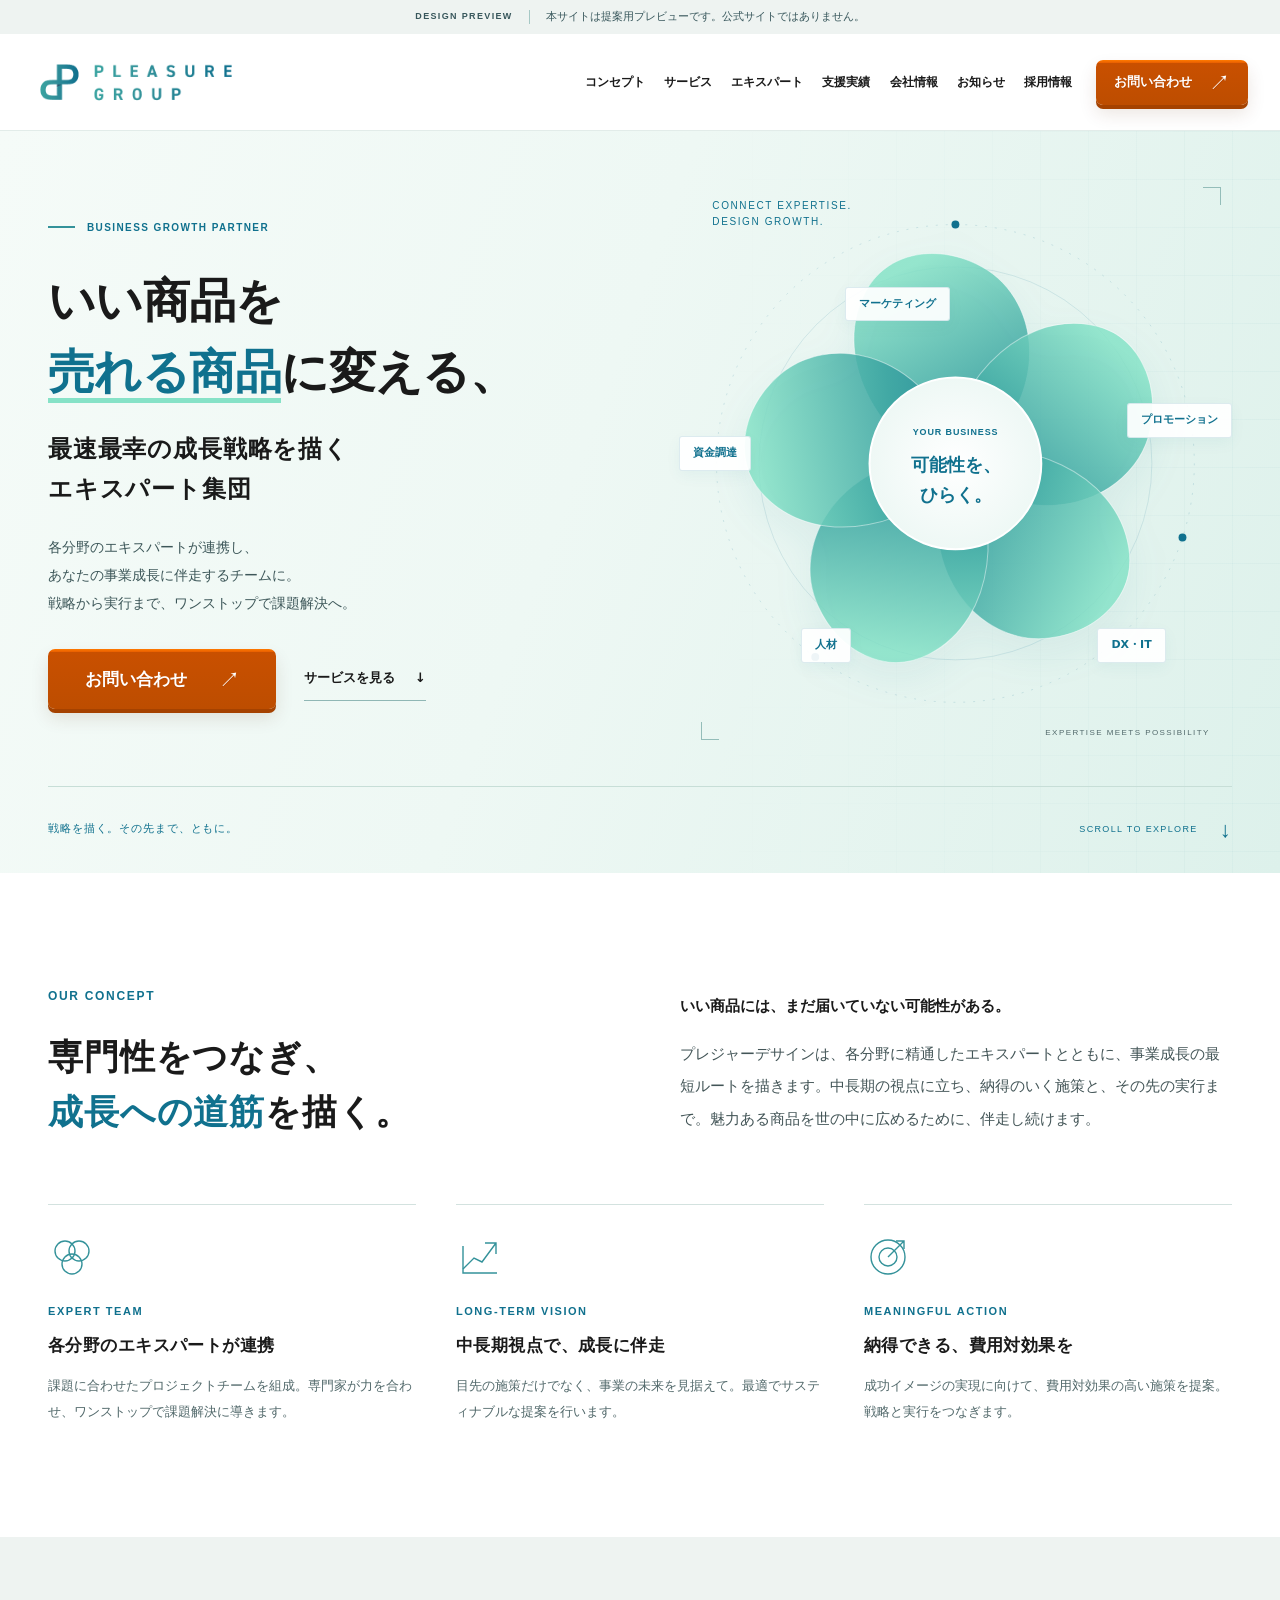
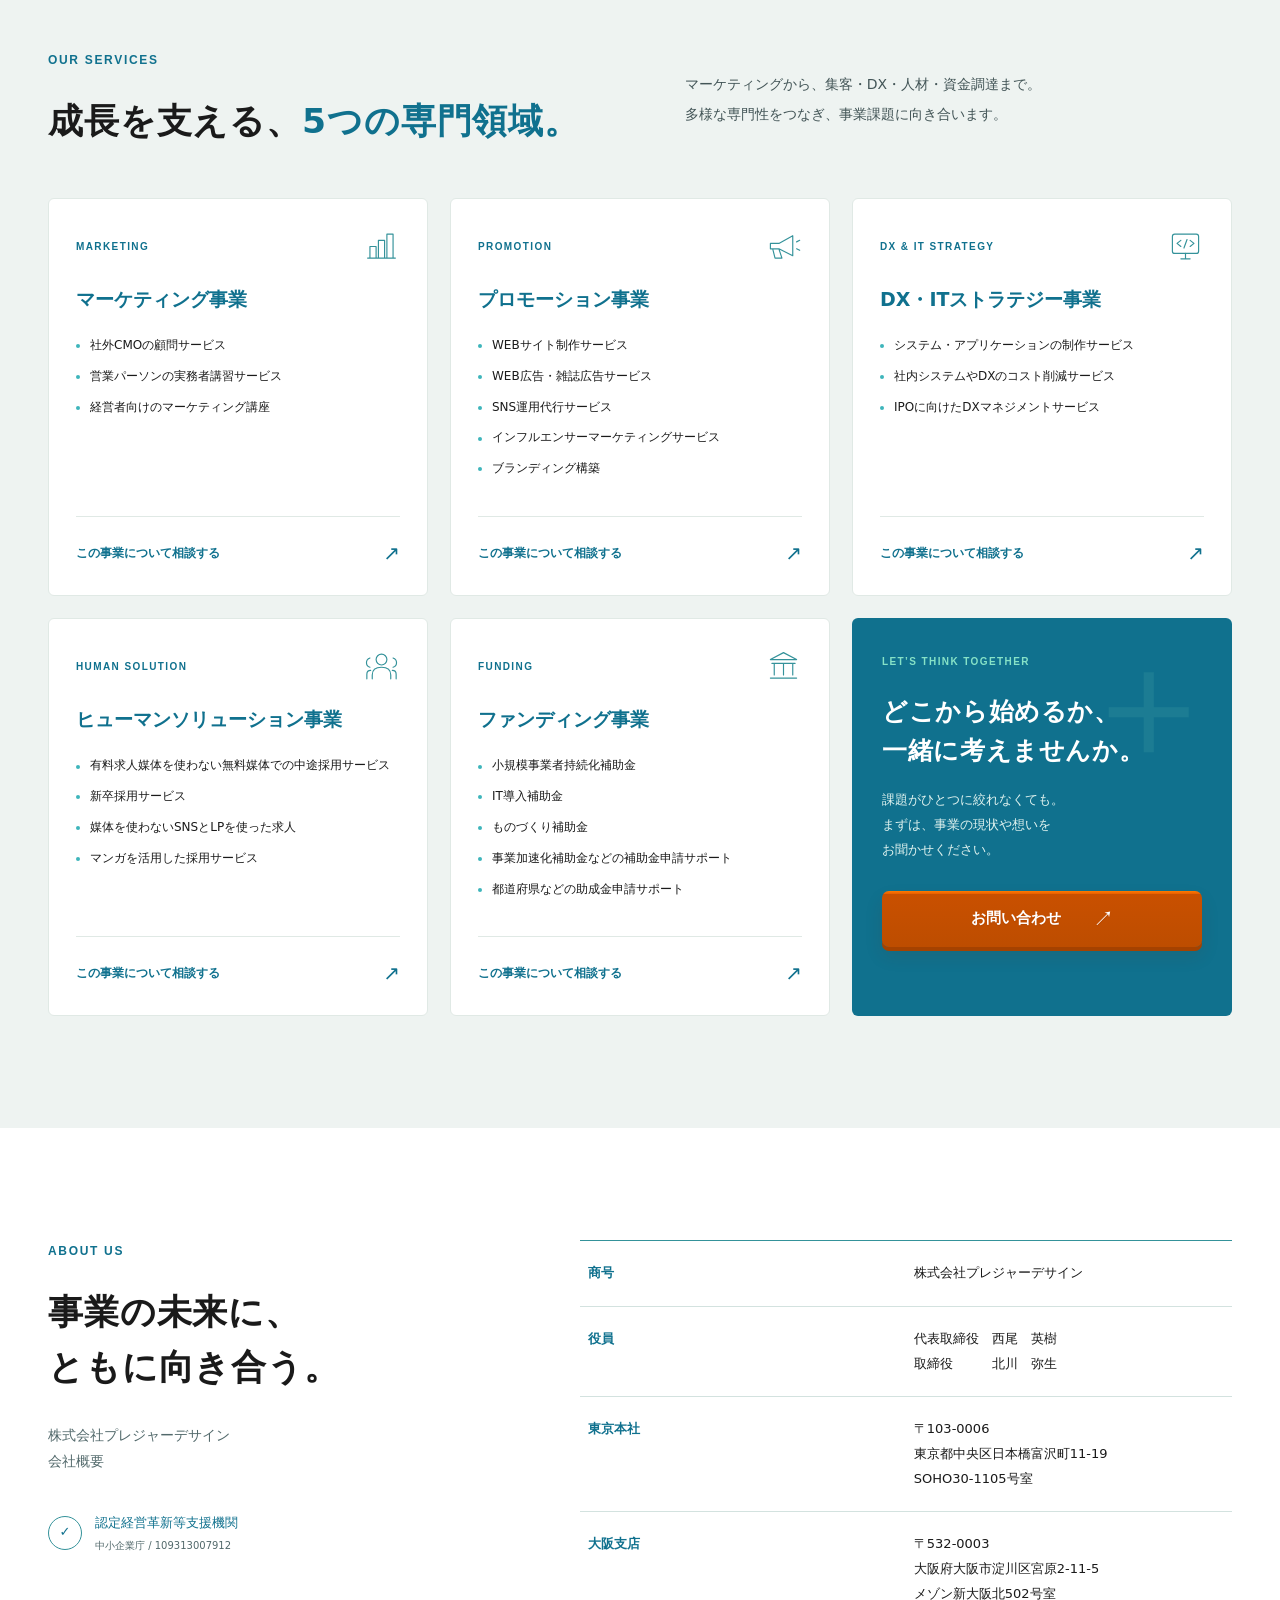
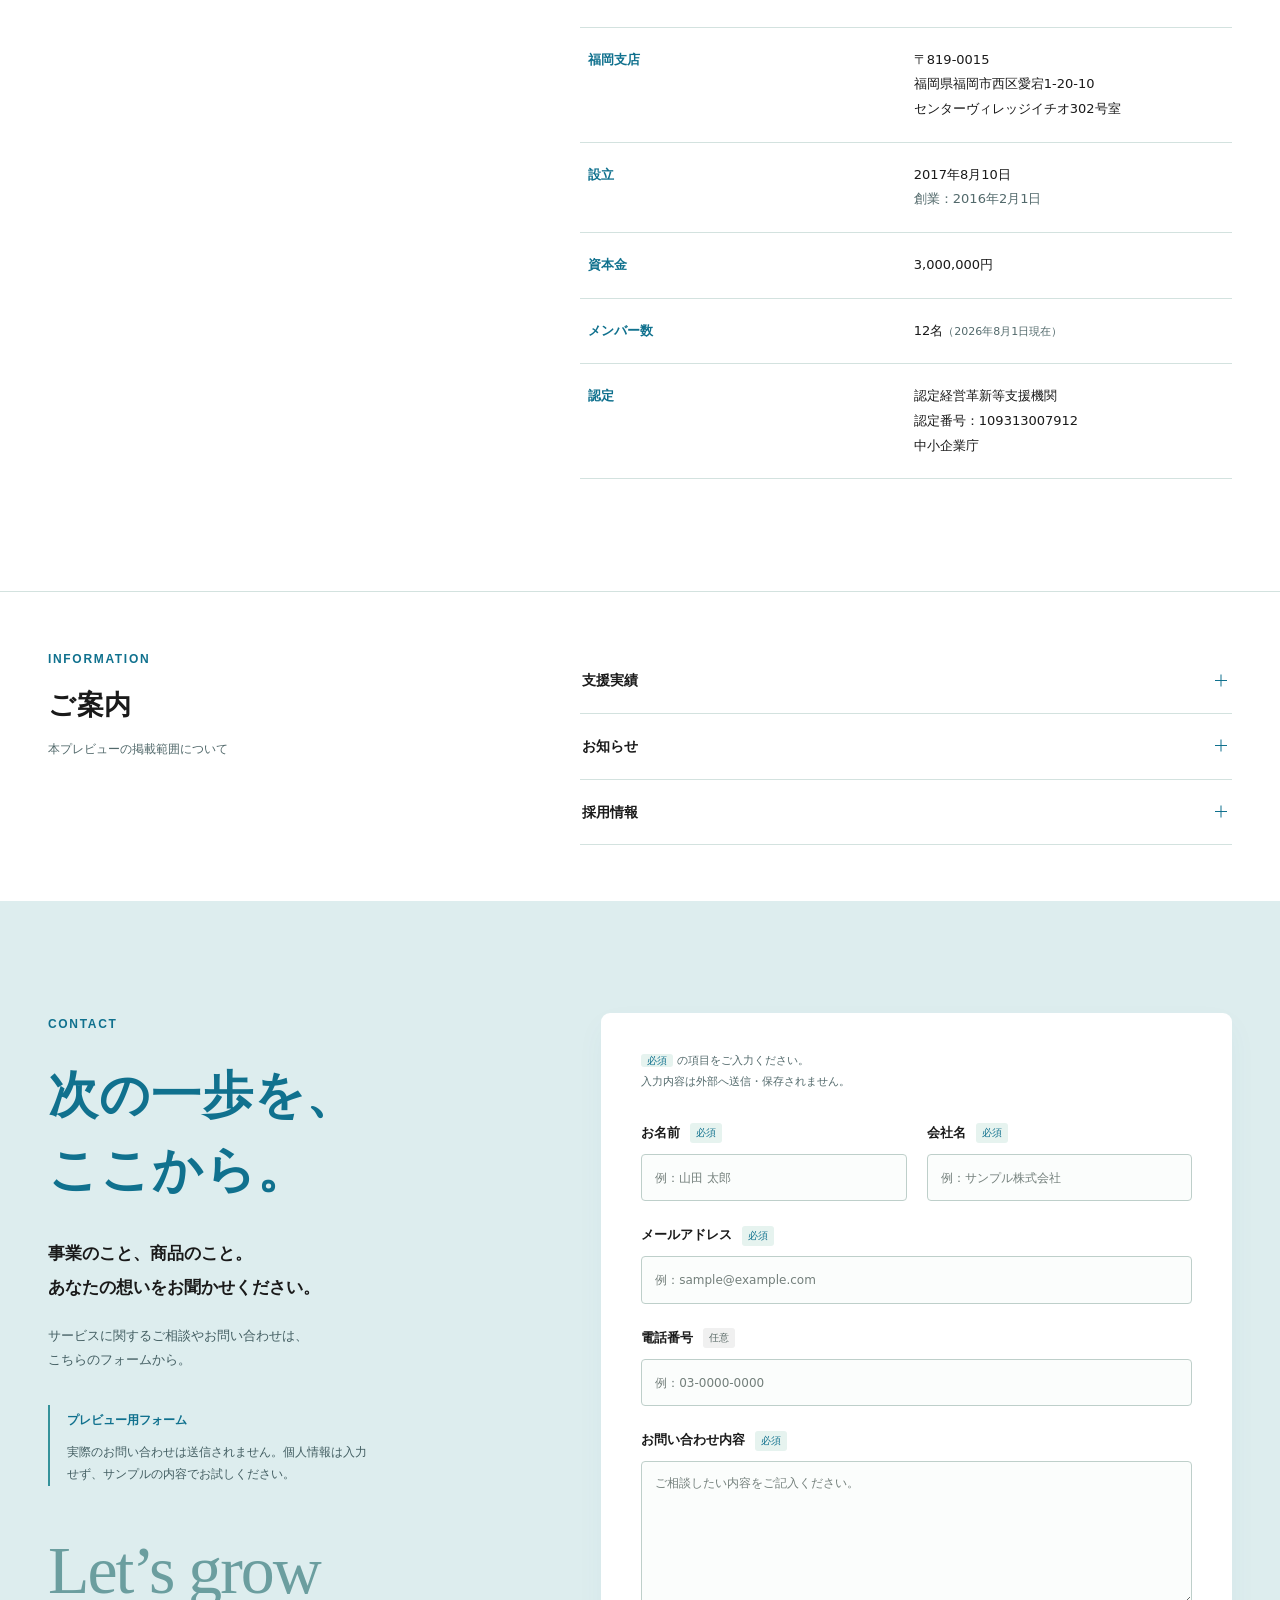
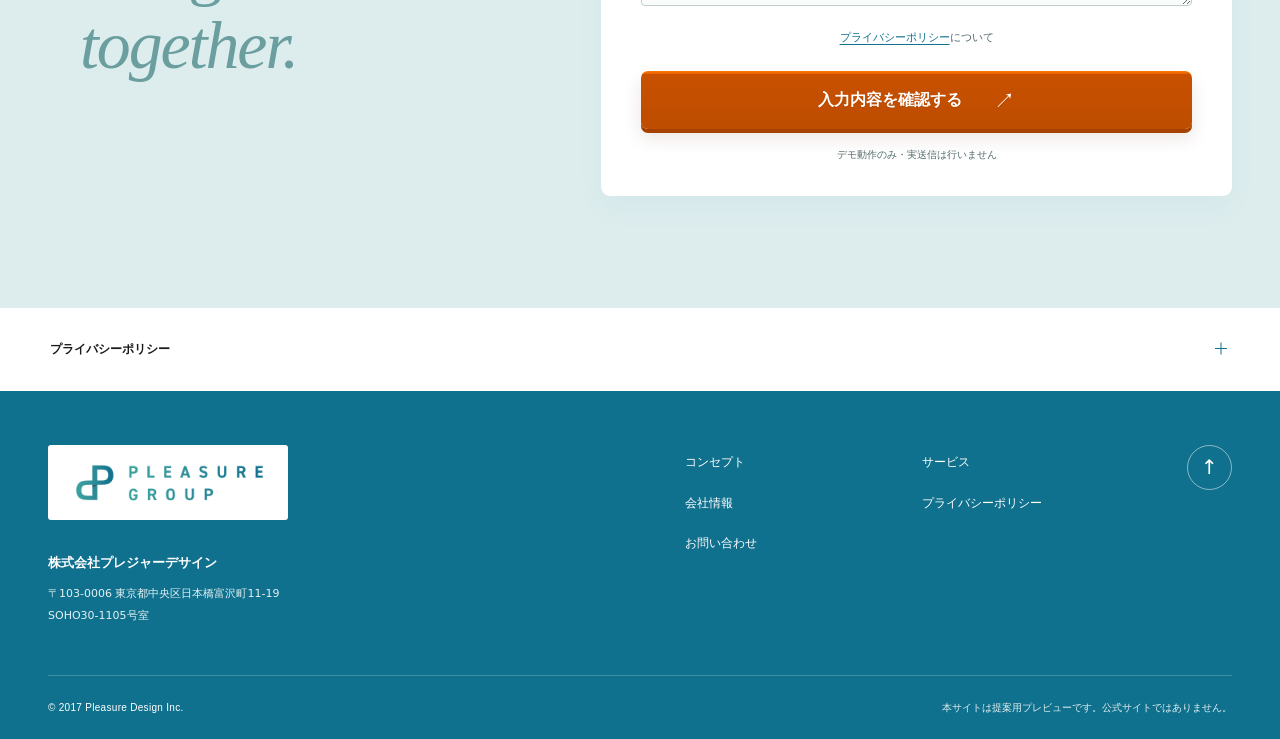
<file: index.html>
<!doctype html>
<html lang="ja">
<head>
  <meta charset="utf-8">
  <meta name="viewport" content="width=device-width, initial-scale=1">
  <meta name="robots" content="noindex,nofollow">
  <meta name="description" content="株式会社プレジャーデサインのホームページリニューアル提案用プレビュー。公式サイトではありません。">
  <meta name="theme-color" content="#10718E">
  <title>株式会社プレジャーデサイン｜ホームページ提案プレビュー</title>
  <link rel="stylesheet" href="styles.css">
  <script src="app.js" defer></script>
</head>
<body>
  <a class="skip-link" href="#main">本文へスキップ</a>
  <div class="preview-notice"><span class="preview-tag">DESIGN PREVIEW</span><span>本サイトは提案用プレビューです。公式サイトではありません。</span></div>
  <header class="site-header" id="top">
    <div class="header-inner">
      <a class="brand" href="#main" aria-label="プレジャーデサイン ページ先頭へ"><img src="assets/logo.png" alt="Pleasure Design プレジャーデサイン" width="250" height="56"></a>
      <nav class="site-nav" id="site-navigation" aria-label="メインナビゲーション">
        <a href="#concept">コンセプト</a>
        <a href="#services">サービス</a>
        <a href="#expert">エキスパート</a>
        <a href="#support-record">支援実績</a>
        <a href="#company">会社情報</a>
        <a href="#news">お知らせ</a>
        <a href="#recruit">採用情報</a>
      </nav>
      <a class="button button-header" href="#contact" data-cta="header">お問い合わせ<span class="arrow" aria-hidden="true">↗</span></a>
      <button class="menu-toggle" type="button" aria-expanded="false" aria-controls="site-navigation" hidden><span class="menu-lines" aria-hidden="true"></span><span class="menu-label">メニュー</span></button>
    </div>
  </header>

  <main id="main" tabindex="-1">
    <section class="hero" aria-labelledby="hero-heading">
      <div class="container hero-layout">
        <div class="hero-copy">
          <p class="eyebrow"><span class="tiny-line"></span>BUSINESS GROWTH PARTNER</p>
          <h1 id="hero-heading"><span class="hero-large">いい商品を<br><span class="hero-key">売れる商品</span>に変える、</span><span class="hero-small">最速最幸の成長戦略を描く<br>エキスパート集団</span></h1>
          <p class="hero-description">各分野のエキスパートが連携し、<br class="desktop-break">あなたの事業成長に伴走するチームに。<br>戦略から実行まで、<wbr><span class="keep">ワンストップで課題解決へ。</span></p>
          <div class="hero-actions"><a class="button button-large" href="#contact" data-cta="hero">お問い合わせ<span class="arrow" aria-hidden="true">↗</span></a><a class="text-link" href="#services">サービスを見る<span aria-hidden="true">↓</span></a></div>
        </div>
        <div class="growth-visual" role="img" aria-label="マーケティング、プロモーション、DX・IT、人材、資金調達。5つの専門領域が連携し、事業成長を支えるイメージ。">
          <span class="visual-corner corner-top" aria-hidden="true"></span><span class="visual-corner corner-bottom" aria-hidden="true"></span>
          <span class="visual-caption" aria-hidden="true">CONNECT EXPERTISE.<br>DESIGN GROWTH.</span>
          <svg class="growth-flower" viewBox="0 0 560 560" fill="none" aria-hidden="true">
            <defs>
              <linearGradient id="petal-color" x1="280" y1="55" x2="420" y2="310" gradientUnits="userSpaceOnUse"><stop stop-color="#86E2C7"/><stop offset=".5" stop-color="#39A3A0"/><stop offset="1" stop-color="#10718E"/></linearGradient>
              <radialGradient id="flower-center"><stop stop-color="#ffffff"/><stop offset="1" stop-color="#eef8f5"/></radialGradient>
              <path id="petal-shape" d="M280 290C208 265 153 177 188 108C210 64 264 57 307 81C369 115 382 222 280 290Z"/>
            </defs>
            <circle cx="280" cy="280" r="242" stroke="#10718E" stroke-opacity=".15" stroke-dasharray="2 8"/>
            <circle cx="280" cy="280" r="199" stroke="#10718E" stroke-opacity=".12"/>
            <g fill="url(#petal-color)" fill-opacity=".85" stroke="#ffffff" stroke-opacity=".45"><use href="#petal-shape"/><use href="#petal-shape" transform="rotate(72 280 280)"/><use href="#petal-shape" transform="rotate(144 280 280)"/><use href="#petal-shape" transform="rotate(216 280 280)"/><use href="#petal-shape" transform="rotate(288 280 280)"/></g>
            <circle cx="280" cy="280" r="87" fill="url(#flower-center)" stroke="#ffffff" stroke-width="2"/>
            <g fill="#10718E"><circle cx="280" cy="38" r="4"/><circle cx="510" cy="355" r="4"/><circle cx="138" cy="476" r="4"/></g>
          </svg>
          <div class="flower-center" aria-hidden="true"><span>YOUR BUSINESS</span><strong>可能性を、<br>ひらく。</strong></div>
          <span class="petal-label label-marketing" aria-hidden="true">マーケティング</span>
          <span class="petal-label label-promotion" aria-hidden="true">プロモーション</span>
          <span class="petal-label label-dx" aria-hidden="true">DX・IT</span>
          <span class="petal-label label-human" aria-hidden="true">人材</span>
          <span class="petal-label label-funding" aria-hidden="true">資金調達</span>
          <span class="visual-bottom" aria-hidden="true">EXPERTISE MEETS POSSIBILITY</span>
        </div>
      </div>
      <div class="container hero-bottom"><span>戦略を描く。その先まで、ともに。</span><a href="#concept">SCROLL TO EXPLORE<span aria-hidden="true">↓</span></a></div>
    </section>

    <section class="concept section-space" id="concept" aria-labelledby="concept-heading">
      <div class="container">
        <div class="section-intro">
          <div><p class="eyebrow">OUR CONCEPT</p><h2 id="concept-heading">専門性をつなぎ、<br><span class="teal-text">成長への道筋</span>を描く。</h2></div>
          <div class="intro-copy"><p>いい商品には、まだ届いていない可能性がある。</p><p>プレジャーデサインは、各分野に精通したエキスパートとともに、事業成長の最短ルートを描きます。中長期の視点に立ち、納得のいく施策と、その先の実行まで。魅力ある商品を世の中に広めるために、伴走し続けます。</p></div>
        </div>
        <div class="strengths">
          <article class="strength" id="expert"><span class="strength-symbol" aria-hidden="true"><svg viewBox="0 0 48 48" fill="none"><circle cx="17" cy="18" r="10"/><circle cx="31" cy="18" r="10"/><circle cx="24" cy="31" r="10"/></svg></span><p class="small-label">EXPERT TEAM</p><h3>各分野のエキスパートが連携</h3><p>課題に合わせたプロジェクトチームを組成。専門家が力を合わせ、ワンストップで課題解決に導きます。</p></article>
          <article class="strength"><span class="strength-symbol" aria-hidden="true"><svg viewBox="0 0 48 48" fill="none"><path d="M7 36L18 25L26 29L40 10M29 10H40V21"/><path d="M7 13V40H41"/></svg></span><p class="small-label">LONG-TERM VISION</p><h3>中長期視点で、成長に伴走</h3><p>目先の施策だけでなく、事業の未来を見据えて。最適でサスティナブルな提案を行います。</p></article>
          <article class="strength"><span class="strength-symbol" aria-hidden="true"><svg viewBox="0 0 48 48" fill="none"><circle cx="24" cy="24" r="17"/><circle cx="24" cy="24" r="9"/><path d="M24 24L40 8M32 8H40V16"/></svg></span><p class="small-label">MEANINGFUL ACTION</p><h3>納得できる、費用対効果を</h3><p>成功イメージの実現に向けて、費用対効果の高い施策を提案。戦略と実行をつなぎます。</p></article>
        </div>
      </div>
    </section>

    <section class="services section-space" id="services" aria-labelledby="services-heading">
      <div class="container">
        <div class="section-intro services-intro"><div><p class="eyebrow">OUR SERVICES</p><h2 id="services-heading">成長を支える、<br class="mobile-break"><span class="teal-text">5つの専門領域。</span></h2></div><p class="intro-copy">マーケティングから、集客・DX・人材・資金調達まで。<br>多様な専門性をつなぎ、事業課題に向き合います。</p></div>
        <div class="service-grid">
          <article class="service-card" id="service-marketing">
            <div class="service-top"><p class="small-label">MARKETING</p><svg class="service-icon" viewBox="0 0 48 48" fill="none" aria-hidden="true"><path d="M9 39V24H17V39M20 39V16H28V39M31 39V8H39V39M6 39H42"/></svg></div>
            <h3>マーケティング事業</h3><ul><li>社外CMOの顧問サービス</li><li>営業パーソンの実務者講習サービス</li><li>経営者向けのマーケティング講座</li></ul><a class="service-link" href="#contact" data-service="マーケティング事業">この事業について相談する<span aria-hidden="true">↗</span></a>
          </article>
          <article class="service-card" id="service-promotion">
            <div class="service-top"><p class="small-label">PROMOTION</p><svg class="service-icon" viewBox="0 0 48 48" fill="none" aria-hidden="true"><path d="M7 20H18L36 10V36L18 27H7ZM18 27L22 39H13L10 27M41 18L45 16M41 27L45 29"/></svg></div>
            <h3>プロモーション事業</h3><ul><li>WEBサイト制作サービス</li><li>WEB広告・雑誌広告サービス</li><li>SNS運用代行サービス</li><li>インフルエンサーマーケティングサービス</li><li>ブランディング構築</li></ul><a class="service-link" href="#contact" data-service="プロモーション事業">この事業について相談する<span aria-hidden="true">↗</span></a>
          </article>
          <article class="service-card" id="service-dx">
            <div class="service-top"><p class="small-label">DX &amp; IT STRATEGY</p><svg class="service-icon" viewBox="0 0 48 48" fill="none" aria-hidden="true"><rect x="7" y="8" width="34" height="25" rx="3"/><path d="M18 40H30M24 33V40M18 16L13 20L18 24M30 16L35 20L30 24M26 15L22 26"/></svg></div>
            <h3><span class="keep">DX・ITストラテジー</span>事業</h3><ul><li>システム・アプリケーションの制作サービス</li><li>社内システムやDXのコスト削減サービス</li><li>IPOに向けたDXマネジメントサービス</li></ul><a class="service-link" href="#contact" data-service="DX・ITストラテジー事業">この事業について相談する<span aria-hidden="true">↗</span></a>
          </article>
          <article class="service-card" id="service-human">
            <div class="service-top"><p class="small-label">HUMAN SOLUTION</p><svg class="service-icon" viewBox="0 0 48 48" fill="none" aria-hidden="true"><circle cx="24" cy="15" r="7"/><path d="M12 40V35C12 28 17 25 24 25S36 28 36 35V40M9 13C3 15 3 23 9 25M5 40V34C5 31 7 29 10 29M39 13C45 15 45 23 39 25M43 40V34C43 31 41 29 38 29"/></svg></div>
            <h3><span class="keep">ヒューマン</span><span class="keep">ソリューション事業</span></h3><ul><li>有料求人媒体を使わない無料媒体での中途採用サービス</li><li>新卒採用サービス</li><li>媒体を使わないSNSとLPを使った求人</li><li>マンガを活用した採用サービス</li></ul><a class="service-link" href="#contact" data-service="ヒューマンソリューション事業">この事業について相談する<span aria-hidden="true">↗</span></a>
          </article>
          <article class="service-card" id="service-funding">
            <div class="service-top"><p class="small-label">FUNDING</p><svg class="service-icon" viewBox="0 0 48 48" fill="none" aria-hidden="true"><path d="M9 20H39M7 39H41M12 20V35M24 20V35M36 20V35M7 15L24 6L41 15Z"/></svg></div>
            <h3>ファンディング事業</h3><ul><li>小規模事業者持続化補助金</li><li>IT導入補助金</li><li>ものづくり補助金</li><li>事業加速化補助金などの補助金申請サポート</li><li>都道府県などの助成金申請サポート</li></ul><a class="service-link" href="#contact" data-service="ファンディング事業">この事業について相談する<span aria-hidden="true">↗</span></a>
          </article>
          <div class="service-invitation"><span class="invitation-mark" aria-hidden="true">＋</span><p class="small-label">LET’S THINK TOGETHER</p><h3>どこから始めるか、<br>一緒に考えませんか。</h3><p>課題がひとつに絞れなくても。<br>まずは、事業の現状や想いを<br>お聞かせください。</p><a class="button" href="#contact" data-cta="services">お問い合わせ<span class="arrow" aria-hidden="true">↗</span></a></div>
        </div>
      </div>
    </section>

    <section class="company section-space" id="company" aria-labelledby="company-heading">
      <div class="container company-layout">
        <div class="company-heading"><p class="eyebrow">ABOUT US</p><h2 id="company-heading">事業の未来に、<br>ともに向き合う。</h2><p>株式会社プレジャーデサイン<br>会社概要</p><div class="company-seal"><span aria-hidden="true">✓</span><div>認定経営革新等支援機関<small>中小企業庁 / 109313007912</small></div></div></div>
        <table class="company-table"><caption class="sr-only">株式会社プレジャーデサインの会社概要</caption><tbody>
          <tr><th scope="row">商号</th><td>株式会社プレジャーデサイン</td></tr>
          <tr><th scope="row">役員</th><td>代表取締役　西尾　英樹<br>取締役　　　北川　弥生</td></tr>
          <tr><th scope="row">東京本社</th><td>〒103-0006<br>東京都中央区日本橋富沢町11-19<br>SOHO30-1105号室</td></tr>
          <tr><th scope="row">大阪支店</th><td>〒532-0003<br>大阪府大阪市淀川区宮原2-11-5<br>メゾン新大阪北502号室</td></tr>
          <tr><th scope="row">福岡支店</th><td>〒819-0015<br>福岡県福岡市西区愛宕1-20-10<br>センターヴィレッジイチオ302号室</td></tr>
          <tr><th scope="row">設立</th><td>2017年8月10日<br><span class="muted">創業：2016年2月1日</span></td></tr>
          <tr><th scope="row">資本金</th><td>3,000,000円</td></tr>
          <tr><th scope="row">メンバー数</th><td>12名<span class="table-note">（2026年8月1日現在）</span></td></tr>
          <tr><th scope="row">認定</th><td>認定経営革新等支援機関<br>認定番号：109313007912<br>中小企業庁</td></tr>
        </tbody></table>
      </div>
    </section>

    <section class="information" aria-labelledby="information-heading"><div class="container information-layout"><div><p class="eyebrow">INFORMATION</p><h2 id="information-heading">ご案内</h2><p class="muted">本プレビューの掲載範囲について</p></div><div class="information-list">
      <details id="support-record"><summary>支援実績<span class="details-plus" aria-hidden="true"></span></summary><p>個別の支援実績・導入企業名・お客様の声は、本プレビューには掲載していません。</p></details>
      <details id="news"><summary>お知らせ<span class="details-plus" aria-hidden="true"></span></summary><p>本プレビューには、お知らせ記事を掲載していません。</p></details>
      <details id="recruit"><summary>採用情報<span class="details-plus" aria-hidden="true"></span></summary><p>募集職種・採用条件などの詳細は、本プレビューには掲載していません。</p></details>
    </div></div></section>

    <section class="contact section-space" id="contact" aria-labelledby="contact-heading"><div class="container contact-layout">
      <div class="contact-copy"><p class="eyebrow">CONTACT</p><h2 id="contact-heading">次の一歩を、<br>ここから。</h2><p class="contact-lead">事業のこと、商品のこと。<br>あなたの想いをお聞かせください。</p><p>サービスに関するご相談やお問い合わせは、<br class="desktop-break">こちらのフォームから。</p><div class="contact-demo-note"><strong>プレビュー用フォーム</strong><p>実際のお問い合わせは送信されません。個人情報は入力せず、サンプルの内容でお試しください。</p></div><span class="contact-decoration" aria-hidden="true">Let’s grow<br><em>together.</em></span></div>
      <div class="form-panel">
        <form id="contact-form" action="#contact" novalidate aria-describedby="form-description">
          <p class="form-description" id="form-description"><span class="required">必須</span> の項目をご入力ください。<br>入力内容は外部へ送信・保存されません。</p>
          <div class="form-row"><div class="field"><label for="contact-name">お名前<span class="required">必須</span></label><input id="contact-name" type="text" autocomplete="off" placeholder="例：山田 太郎" maxlength="100" required></div><div class="field"><label for="contact-company">会社名<span class="required">必須</span></label><input id="contact-company" type="text" autocomplete="off" placeholder="例：サンプル株式会社" maxlength="150" required></div></div>
          <div class="field"><label for="contact-email">メールアドレス<span class="required">必須</span></label><input id="contact-email" type="email" autocomplete="off" inputmode="email" placeholder="例：sample@example.com" maxlength="254" required></div>
          <div class="field"><label for="contact-phone">電話番号<span class="optional">任意</span></label><input id="contact-phone" type="tel" autocomplete="off" inputmode="tel" placeholder="例：03-0000-0000" maxlength="30"></div>
          <div class="field"><label for="contact-message">お問い合わせ内容<span class="required">必須</span></label><textarea id="contact-message" rows="5" maxlength="5000" placeholder="ご相談したい内容をご記入ください。" required></textarea><p class="field-hint" id="service-hint" aria-live="polite"></p></div>
          <p class="form-policy"><a href="#privacy">プライバシーポリシー</a>について</p>
          <button class="button form-submit" type="submit" data-cta="form-preview" disabled>入力内容を確認する<span class="arrow" aria-hidden="true">↗</span></button>
          <p class="submit-note">デモ動作のみ・実送信は行いません</p>
          <noscript><p class="form-status">JavaScriptが無効のため、入力確認のデモは利用できません。送信は行われません。</p></noscript>
          <p class="form-status" id="form-status" role="status" tabindex="-1" hidden></p>
        </form>
      </div>
    </div></section>

    <div class="privacy-note container"><details id="privacy"><summary>プライバシーポリシー<span class="details-plus" aria-hidden="true"></span></summary><p>これは提案用プレビューであり、公式のプライバシーポリシーは掲載していません。本フォームの入力内容は外部へ送信せず、ブラウザーの保存領域にも記録しません。</p></details></div>
  </main>

  <footer class="site-footer"><div class="container"><div class="footer-main"><div class="footer-company"><a class="footer-logo" href="#main" aria-label="プレジャーデサイン ページ先頭へ"><img src="assets/logo.png" alt="Pleasure Design プレジャーデサイン" width="250" height="56" loading="lazy"></a><p class="footer-company-name">株式会社プレジャーデサイン</p><address>〒103-0006 東京都中央区日本橋富沢町11-19<br>SOHO30-1105号室</address></div><div class="footer-links"><a href="#concept">コンセプト</a><a href="#services">サービス</a><a href="#company">会社情報</a><a href="#privacy">プライバシーポリシー</a><a href="#contact">お問い合わせ</a></div><a class="back-top" href="#main" aria-label="ページ先頭へ戻る">↑</a></div><div class="footer-bottom"><small>© 2017 Pleasure Design Inc.</small><p>本サイトは提案用プレビューです。公式サイトではありません。</p></div></div></footer>
</body>
</html>
</file>
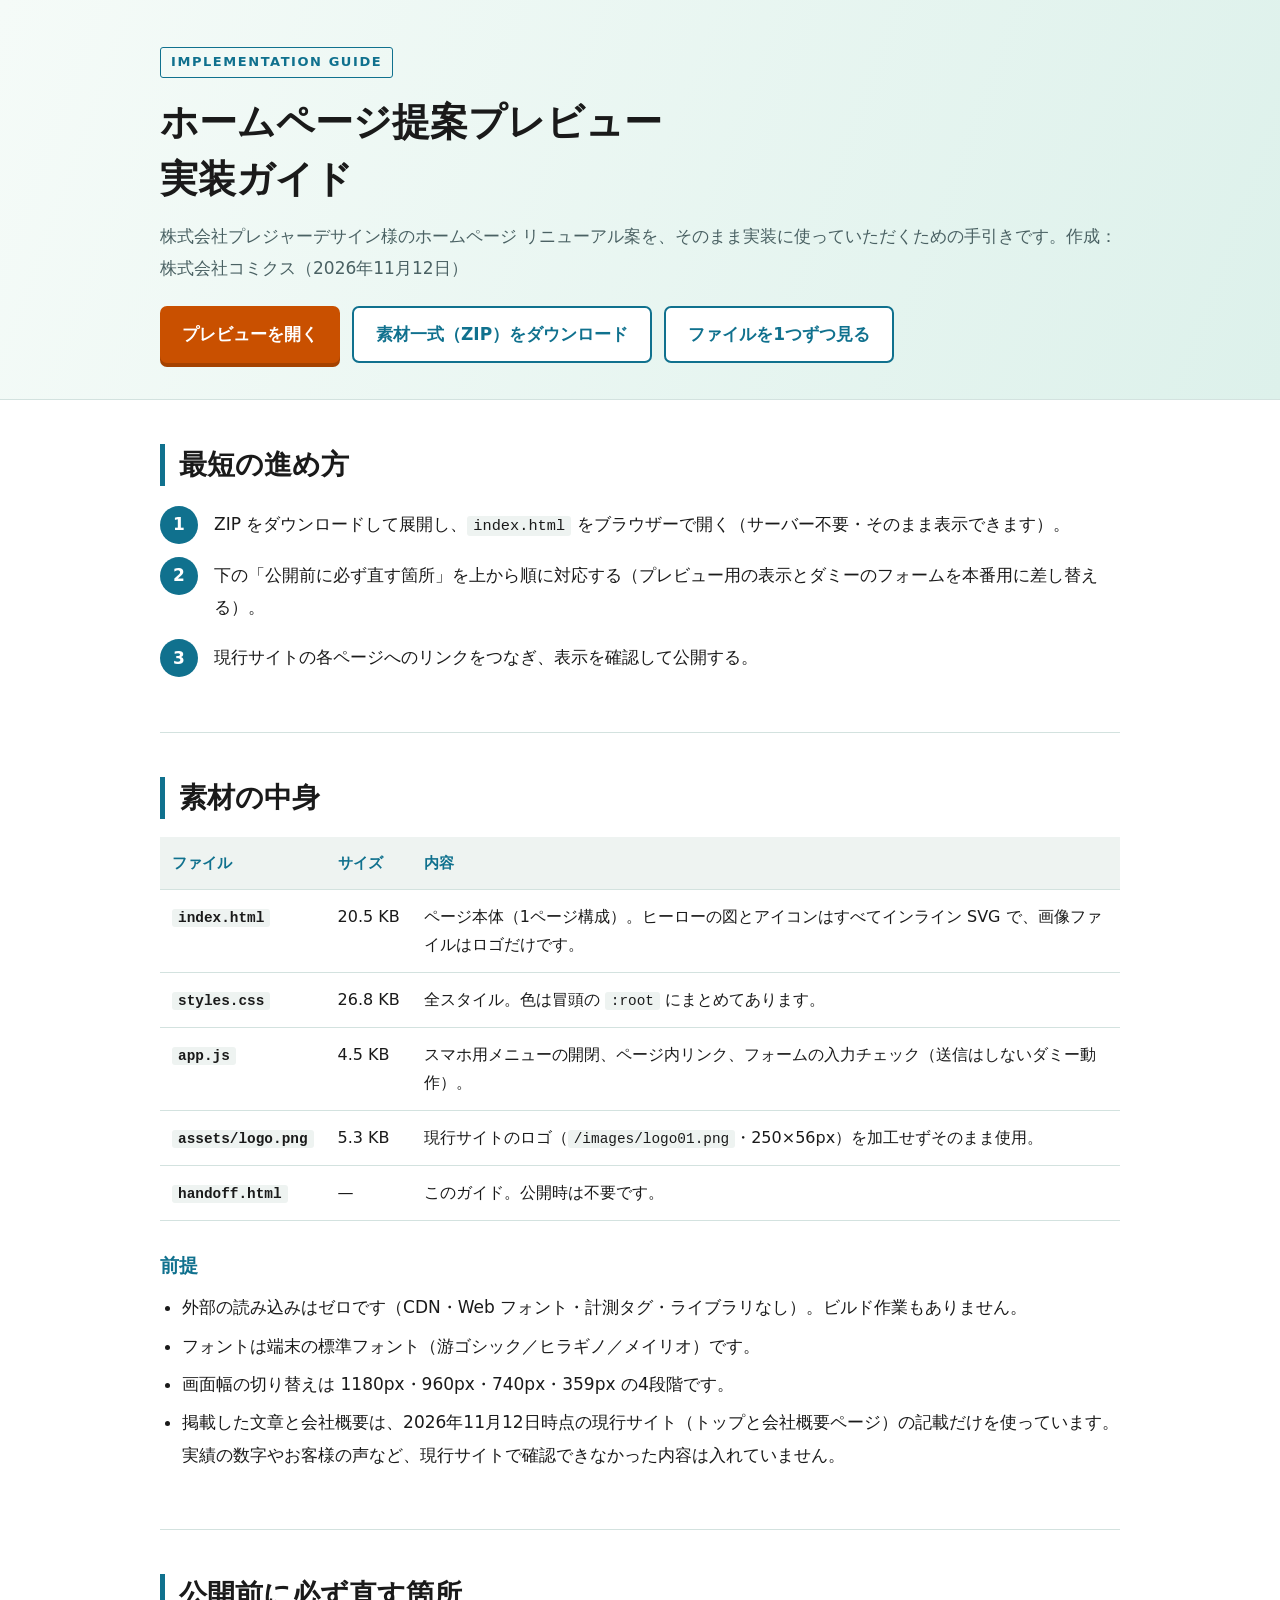
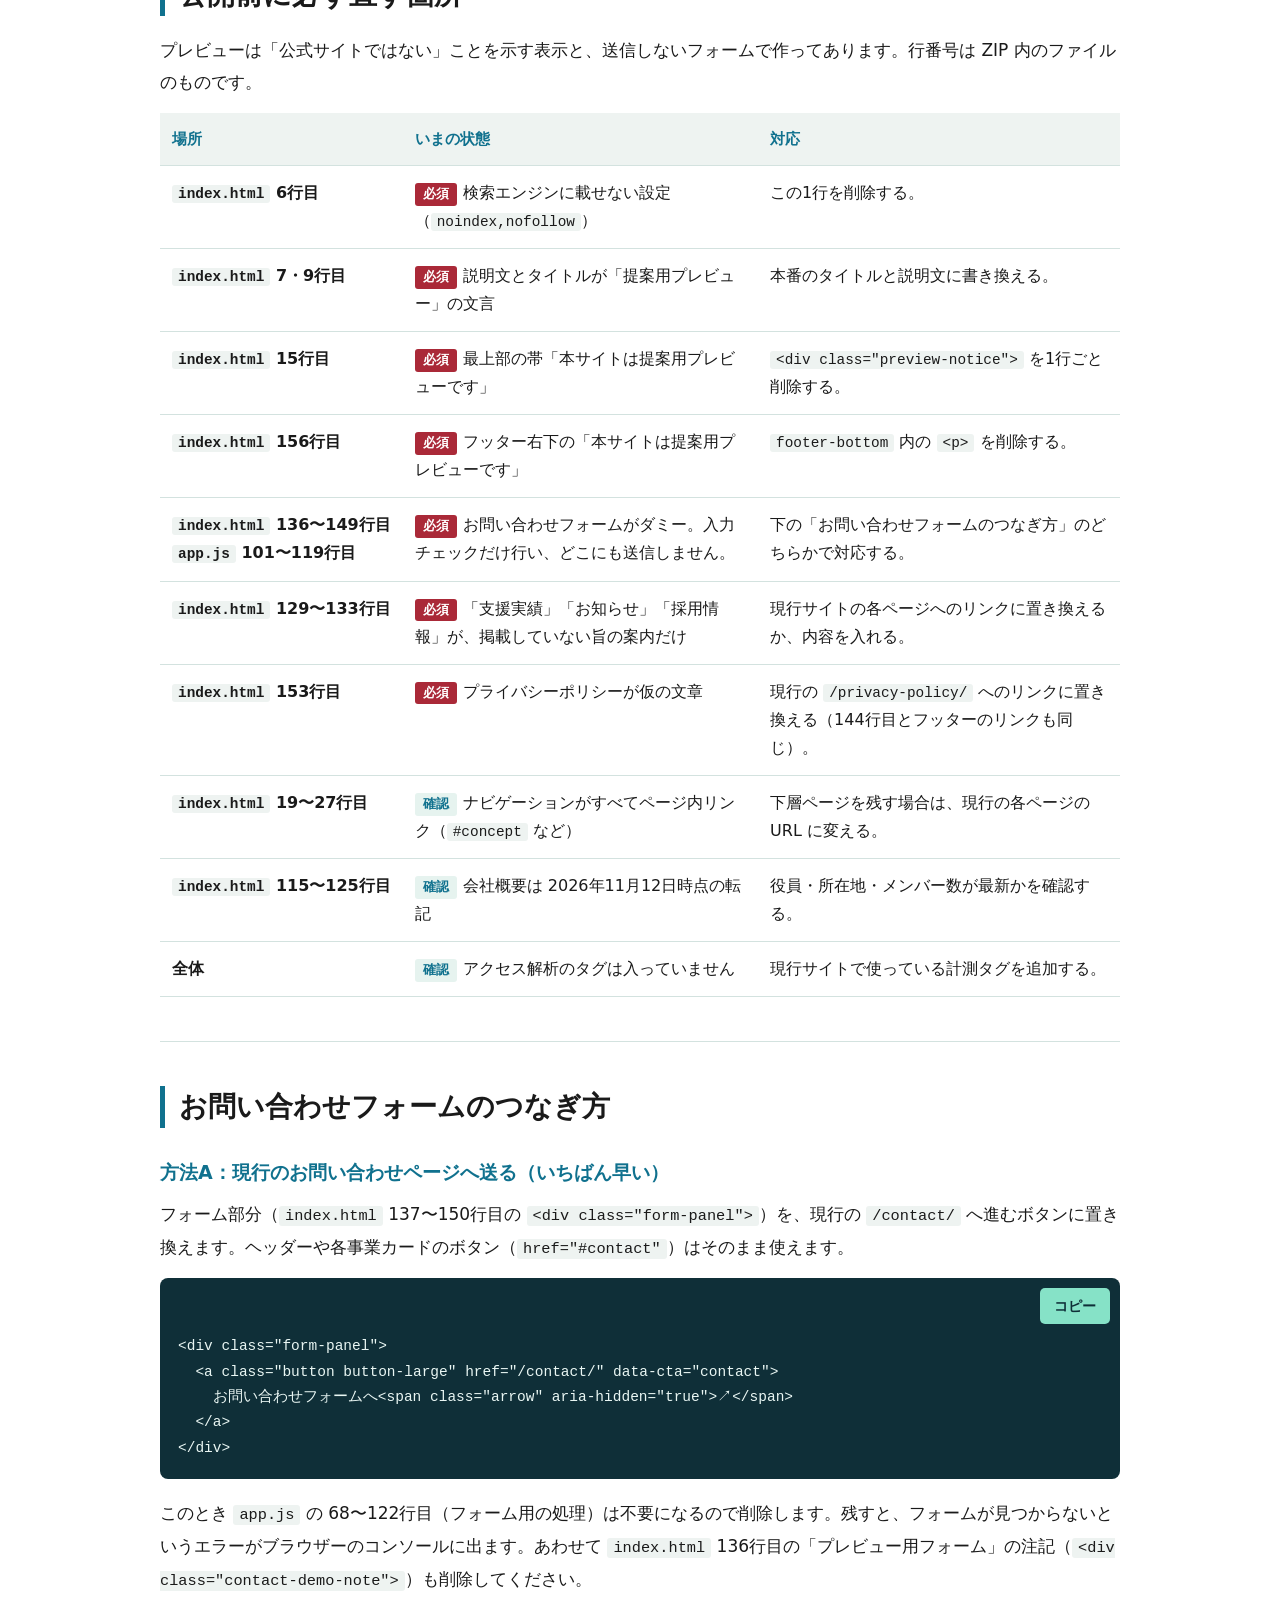
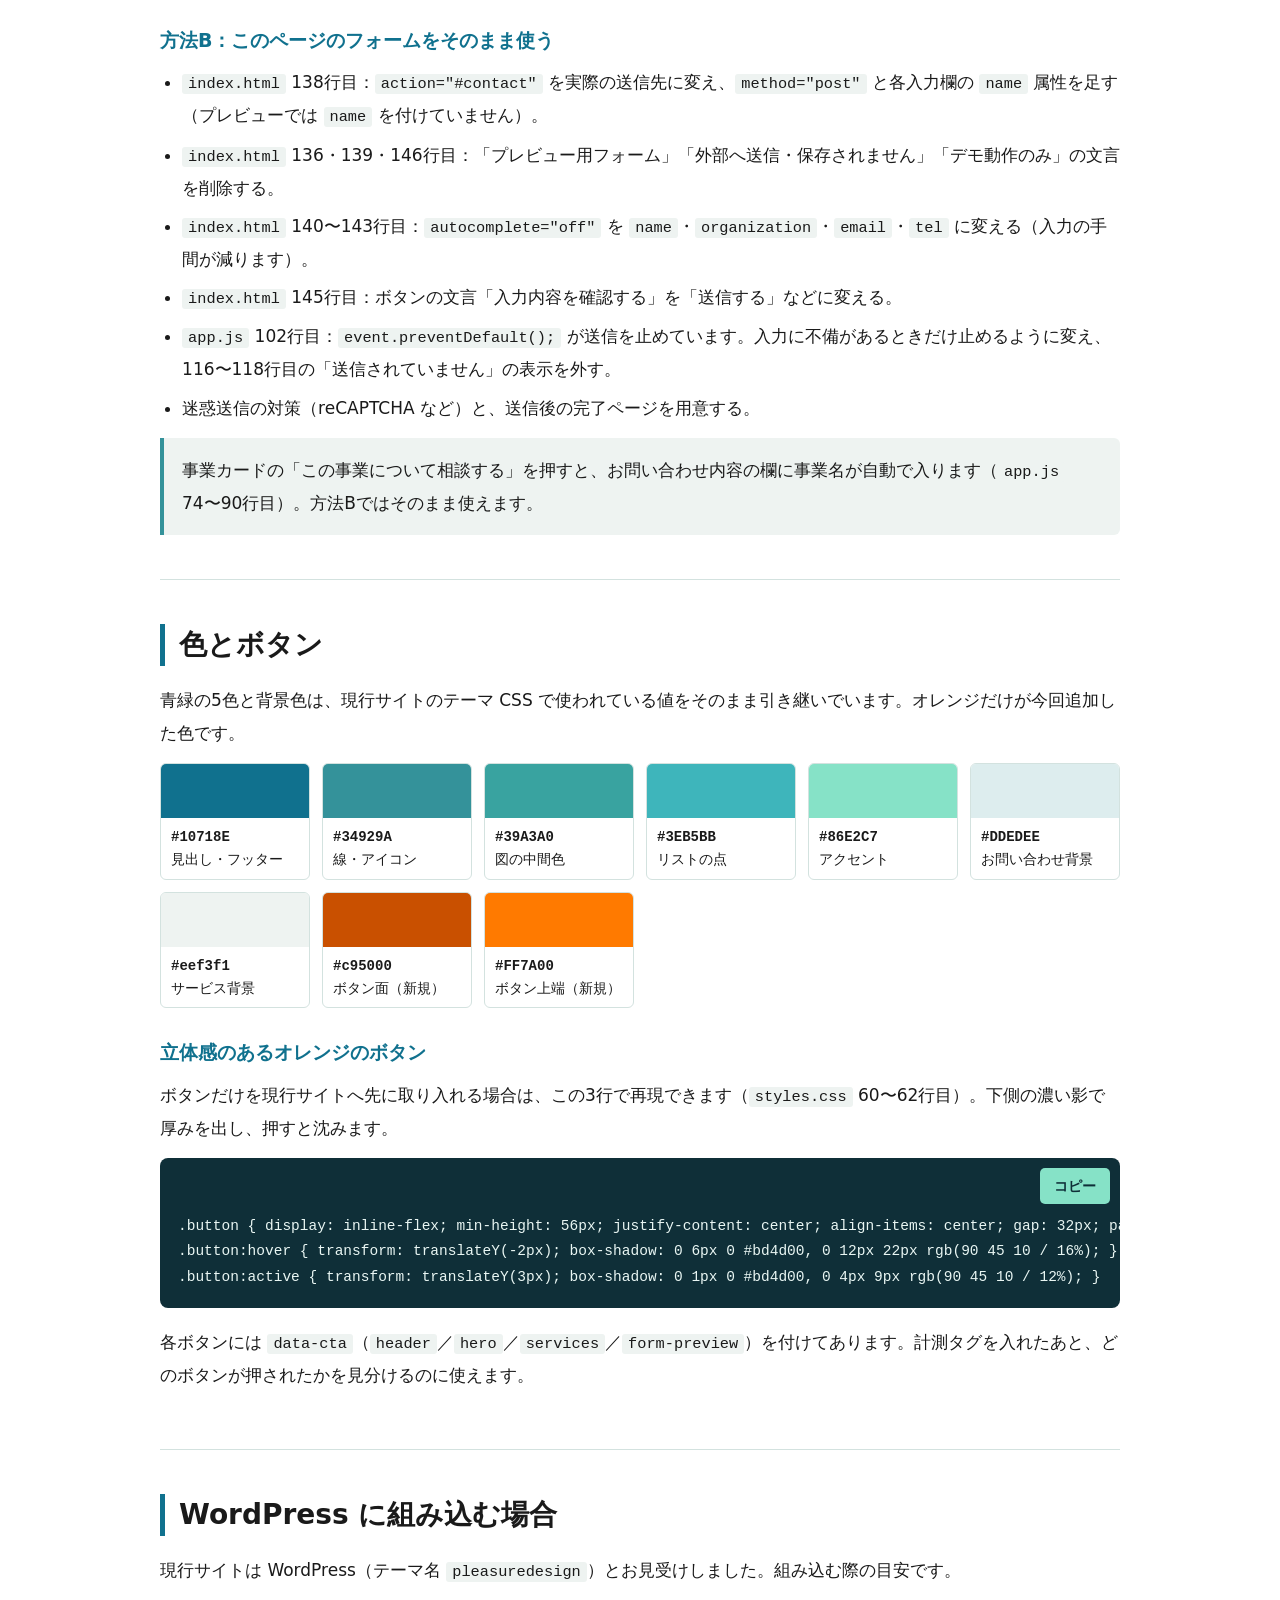
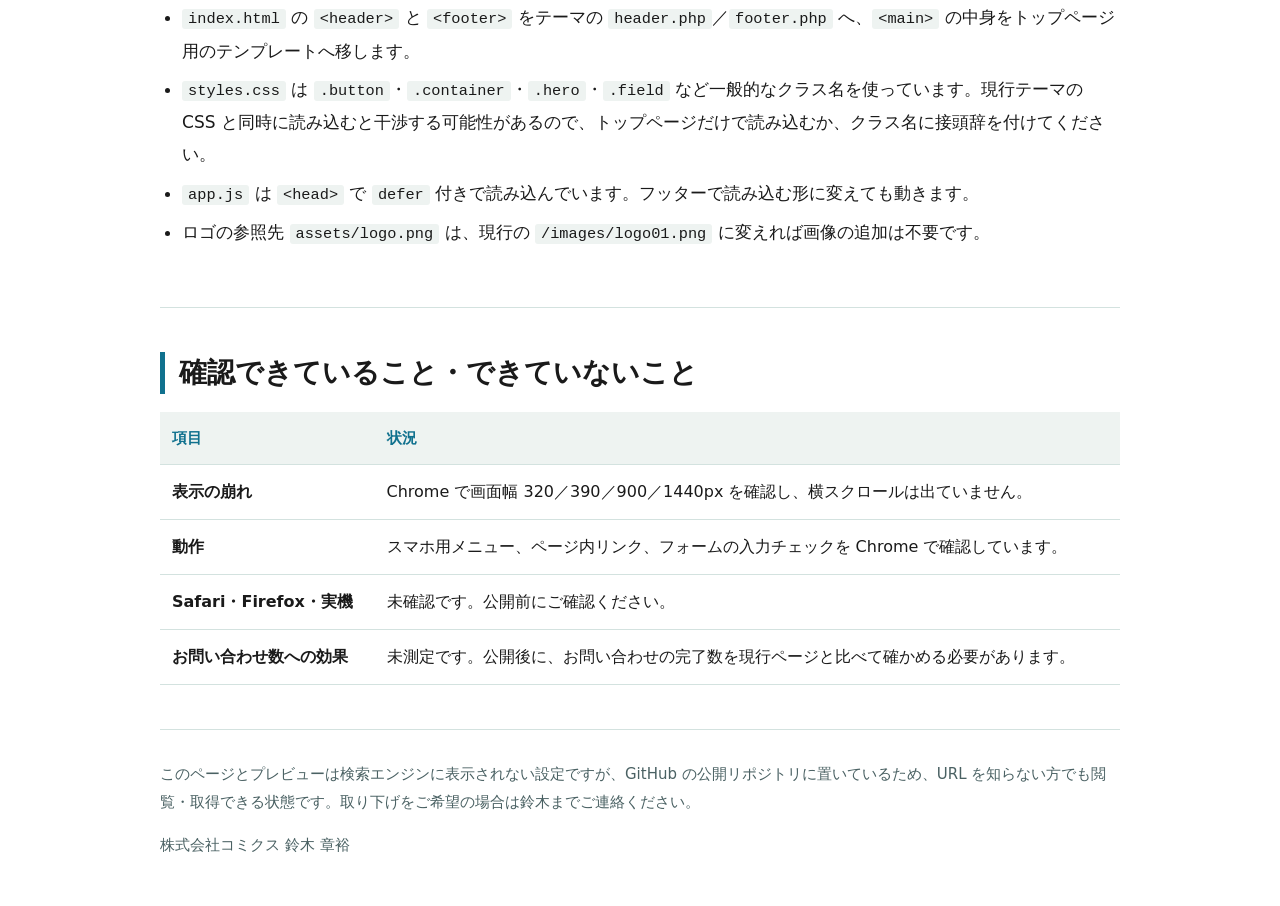
<file: handoff.html>
<!doctype html>
<html lang="ja">
  <head>
    <meta charset="utf-8" />
    <meta name="viewport" content="width=device-width, initial-scale=1" />
    <meta name="robots" content="noindex,nofollow" />
    <title>
      実装ガイド｜ホームページ提案プレビュー（株式会社プレジャーデサイン様向け）
    </title>
    <style>
      :root {
        --deep: #10718e;
        --teal: #34929a;
        --mint: #86e2c7;
        --soft: #eef3f1;
        --line: #d3e2df;
        --ink: #1a1a1a;
        --muted: #4a6163;
        --orange: #c95000;
      }
      *,
      *::before,
      *::after {
        box-sizing: border-box;
      }
      body {
        margin: 0;
        color: var(--ink);
        background: #fff;
        font-family:
          "Yu Gothic", "Hiragino Kaku Gothic ProN", "Meiryo", system-ui,
          sans-serif;
        font-size: 17px;
        line-height: 1.9;
        -webkit-font-smoothing: antialiased;
      }
      a {
        color: var(--deep);
        text-underline-offset: 0.25em;
      }
      .wrap {
        width: min(960px, calc(100% - 40px));
        margin-inline: auto;
      }
      header {
        background: linear-gradient(110deg, #f5fbf8, #ddf1eb);
        border-bottom: 1px solid var(--line);
        padding: 44px 0 36px;
      }
      .tag {
        display: inline-block;
        font-size: 13px;
        font-weight: 700;
        letter-spacing: 0.12em;
        color: var(--deep);
        border: 1px solid var(--deep);
        border-radius: 3px;
        padding: 2px 10px;
      }
      h1 {
        font-size: clamp(28px, 4.4vw, 38px);
        line-height: 1.5;
        margin: 16px 0 12px;
      }
      h2 {
        font-size: clamp(24px, 3.2vw, 28px);
        line-height: 1.5;
        margin: 0 0 18px;
        padding-left: 14px;
        border-left: 5px solid var(--deep);
      }
      h3 {
        font-size: 19px;
        margin: 26px 0 8px;
        color: var(--deep);
      }
      p {
        margin: 0 0 14px;
      }
      section {
        padding: 44px 0;
        border-bottom: 1px solid var(--line);
      }
      .lead {
        color: var(--muted);
      }
      .links {
        display: flex;
        flex-wrap: wrap;
        gap: 12px;
        margin-top: 22px;
      }
      .btn {
        display: inline-flex;
        align-items: center;
        min-height: 52px;
        padding: 10px 22px;
        border-radius: 7px;
        font-weight: 700;
        text-decoration: none;
        color: #fff;
        background: var(--orange);
        box-shadow: 0 4px 0 #a54200;
      }
      .btn.sub {
        background: #fff;
        color: var(--deep);
        border: 2px solid var(--deep);
        box-shadow: none;
      }
      .steps {
        counter-reset: s;
        list-style: none;
        padding: 0;
        margin: 0;
      }
      .steps li {
        counter-increment: s;
        position: relative;
        padding: 4px 0 14px 54px;
      }
      .steps li::before {
        content: counter(s);
        position: absolute;
        left: 0;
        top: 2px;
        width: 38px;
        height: 38px;
        display: grid;
        place-items: center;
        border-radius: 50%;
        background: var(--deep);
        color: #fff;
        font-weight: 700;
      }
      .table-scroll {
        overflow-x: auto;
      }
      table {
        width: 100%;
        border-collapse: collapse;
        font-size: 16px;
        line-height: 1.75;
        min-width: 560px;
      }
      th,
      td {
        text-align: left;
        vertical-align: top;
        padding: 13px 12px;
        border-bottom: 1px solid var(--line);
      }
      thead th {
        background: var(--soft);
        color: var(--deep);
        font-size: 15px;
        white-space: nowrap;
      }
      td:first-child {
        white-space: nowrap;
        font-weight: 700;
      }
      .nb {
        display: inline-block;
      }
      .nw {
        white-space: nowrap;
      }
      code {
        font-family: Consolas, "SFMono-Regular", Menlo, monospace;
        font-size: 0.9em;
        background: var(--soft);
        padding: 1px 6px;
        border-radius: 3px;
        overflow-wrap: anywhere;
      }
      .must {
        display: inline-block;
        font-size: 13px;
        font-weight: 700;
        color: #fff;
        background: #aa2938;
        border-radius: 3px;
        padding: 0 8px;
        margin-right: 6px;
        white-space: nowrap;
      }
      .opt {
        display: inline-block;
        font-size: 13px;
        font-weight: 700;
        color: var(--deep);
        background: #e6f3ef;
        border-radius: 3px;
        padding: 0 8px;
        margin-right: 6px;
        white-space: nowrap;
      }
      .codebox {
        position: relative;
        margin: 12px 0 18px;
      }
      pre {
        margin: 0;
        padding: 56px 18px 18px;
        background: #0f2f38;
        color: #e9f6f3;
        border-radius: 8px;
        overflow-x: auto;
        font-family: Consolas, "SFMono-Regular", Menlo, monospace;
        font-size: 14.5px;
        line-height: 1.75;
      }
      .copy {
        position: absolute;
        top: 10px;
        right: 10px;
        min-height: 36px;
        padding: 4px 14px;
        font: inherit;
        font-size: 14px;
        font-weight: 700;
        color: #0f2f38;
        background: var(--mint);
        border: 0;
        border-radius: 5px;
        cursor: pointer;
      }
      .swatches {
        display: grid;
        grid-template-columns: repeat(auto-fill, minmax(150px, 1fr));
        gap: 12px;
        margin: 12px 0 6px;
      }
      .sw {
        border: 1px solid var(--line);
        border-radius: 6px;
        overflow: hidden;
        font-size: 14px;
        line-height: 1.6;
      }
      .sw i {
        display: block;
        height: 54px;
      }
      .sw span {
        display: block;
        padding: 8px 10px;
      }
      .sw b {
        display: block;
        font-family: Consolas, Menlo, monospace;
      }
      .note {
        background: var(--soft);
        border-left: 4px solid var(--teal);
        padding: 16px 18px;
        border-radius: 0 6px 6px 0;
      }
      .note p:last-child {
        margin-bottom: 0;
      }
      ul.plain {
        margin: 0 0 14px;
        padding-left: 1.3em;
      }
      ul.plain li {
        margin-bottom: 6px;
      }
      footer {
        padding: 30px 0 50px;
        color: var(--muted);
        font-size: 15px;
      }
      @media (max-width: 640px) {
        body {
          font-size: 17px;
        }
        section {
          padding: 34px 0;
        }
        .steps li {
          padding-left: 50px;
        }
      }
    </style>
  </head>
  <body>
    <header>
      <div class="wrap">
        <span class="tag">IMPLEMENTATION GUIDE</span>
        <h1>
          <span class="nb">ホームページ</span
          ><span class="nb">提案プレビュー</span><br />実装ガイド
        </h1>
        <p class="lead">
          株式会社プレジャーデサイン様のホームページ
          リニューアル案を、そのまま実装に使っていただくための手引きです。作成：株式会社コミクス（2026年11月12日）
        </p>
        <div class="links">
          <a class="btn" href="./">プレビューを開く</a>
          <a
            class="btn sub"
            href="https://github.com/suzuki-commits/pled-renewal-preview/archive/refs/heads/main.zip"
            >素材一式（ZIP）をダウンロード</a
          >
          <a
            class="btn sub"
            href="https://github.com/suzuki-commits/pled-renewal-preview"
            >ファイルを1つずつ見る</a
          >
        </div>
      </div>
    </header>

    <main class="wrap">
      <section>
        <h2>最短の進め方</h2>
        <ol class="steps">
          <li>
            ZIP をダウンロードして展開し、<code>index.html</code>
            をブラウザーで開く（サーバー不要・そのまま表示できます）。
          </li>
          <li>
            下の「公開前に必ず直す箇所」を上から順に対応する（プレビュー用の表示とダミーのフォームを本番用に差し替える）。
          </li>
          <li>
            現行サイトの各ページへのリンクをつなぎ、表示を確認して公開する。
          </li>
        </ol>
      </section>

      <section>
        <h2>素材の中身</h2>
        <div class="table-scroll">
          <table>
            <thead>
              <tr>
                <th>ファイル</th>
                <th>サイズ</th>
                <th>内容</th>
              </tr>
            </thead>
            <tbody>
              <tr>
                <td><code>index.html</code></td>
                <td class="nw">20.5 KB</td>
                <td>
                  ページ本体（1ページ構成）。ヒーローの図とアイコンはすべてインライン
                  SVG で、画像ファイルはロゴだけです。
                </td>
              </tr>
              <tr>
                <td><code>styles.css</code></td>
                <td class="nw">26.8 KB</td>
                <td>
                  全スタイル。色は冒頭の <code>:root</code> にまとめてあります。
                </td>
              </tr>
              <tr>
                <td><code>app.js</code></td>
                <td class="nw">4.5 KB</td>
                <td>
                  スマホ用メニューの開閉、ページ内リンク、フォームの入力チェック（送信はしないダミー動作）。
                </td>
              </tr>
              <tr>
                <td><code>assets/logo.png</code></td>
                <td class="nw">5.3 KB</td>
                <td>
                  現行サイトのロゴ（<code>/images/logo01.png</code>・250×56px）を加工せずそのまま使用。
                </td>
              </tr>
              <tr>
                <td><code>handoff.html</code></td>
                <td>—</td>
                <td>このガイド。公開時は不要です。</td>
              </tr>
            </tbody>
          </table>
        </div>
        <h3>前提</h3>
        <ul class="plain">
          <li>
            外部の読み込みはゼロです（CDN・Web
            フォント・計測タグ・ライブラリなし）。ビルド作業もありません。
          </li>
          <li>
            フォントは端末の標準フォント（游ゴシック／ヒラギノ／メイリオ）です。
          </li>
          <li>画面幅の切り替えは 1180px・960px・740px・359px の4段階です。</li>
          <li>
            掲載した文章と会社概要は、2026年11月12日時点の現行サイト（トップと会社概要ページ）の記載だけを使っています。実績の数字やお客様の声など、現行サイトで確認できなかった内容は入れていません。
          </li>
        </ul>
      </section>

      <section>
        <h2>公開前に必ず直す箇所</h2>
        <p>
          プレビューは「公式サイトではない」ことを示す表示と、送信しないフォームで作ってあります。行番号は
          ZIP 内のファイルのものです。
        </p>
        <div class="table-scroll">
          <table>
            <thead>
              <tr>
                <th>場所</th>
                <th>いまの状態</th>
                <th>対応</th>
              </tr>
            </thead>
            <tbody>
              <tr>
                <td><code>index.html</code> 6行目</td>
                <td>
                  <span class="must">必須</span
                  >検索エンジンに載せない設定（<code>noindex,nofollow</code>）
                </td>
                <td>この1行を削除する。</td>
              </tr>
              <tr>
                <td><code>index.html</code> 7・9行目</td>
                <td>
                  <span class="must">必須</span
                  >説明文とタイトルが「提案用プレビュー」の文言
                </td>
                <td>本番のタイトルと説明文に書き換える。</td>
              </tr>
              <tr>
                <td><code>index.html</code> 15行目</td>
                <td>
                  <span class="must">必須</span
                  >最上部の帯「本サイトは提案用プレビューです」
                </td>
                <td>
                  <code>&lt;div class="preview-notice"&gt;</code>
                  を1行ごと削除する。
                </td>
              </tr>
              <tr>
                <td><code>index.html</code> 156行目</td>
                <td>
                  <span class="must">必須</span
                  >フッター右下の「本サイトは提案用プレビューです」
                </td>
                <td>
                  <code>footer-bottom</code> 内の
                  <code>&lt;p&gt;</code> を削除する。
                </td>
              </tr>
              <tr>
                <td>
                  <code>index.html</code> 136〜149行目<br /><code>app.js</code>
                  101〜119行目
                </td>
                <td>
                  <span class="must">必須</span
                  >お問い合わせフォームがダミー。入力チェックだけ行い、どこにも送信しません。
                </td>
                <td>
                  下の「お問い合わせフォームのつなぎ方」のどちらかで対応する。
                </td>
              </tr>
              <tr>
                <td><code>index.html</code> 129〜133行目</td>
                <td>
                  <span class="must">必須</span
                  >「支援実績」「お知らせ」「採用情報」が、掲載していない旨の案内だけ
                </td>
                <td>
                  現行サイトの各ページへのリンクに置き換えるか、内容を入れる。
                </td>
              </tr>
              <tr>
                <td><code>index.html</code> 153行目</td>
                <td>
                  <span class="must">必須</span>プライバシーポリシーが仮の文章
                </td>
                <td>
                  現行の
                  <code>/privacy-policy/</code>
                  へのリンクに置き換える（144行目とフッターのリンクも同じ）。
                </td>
              </tr>
              <tr>
                <td><code>index.html</code> 19〜27行目</td>
                <td>
                  <span class="opt">確認</span
                  >ナビゲーションがすべてページ内リンク（<code>#concept</code>
                  など）
                </td>
                <td>下層ページを残す場合は、現行の各ページの URL に変える。</td>
              </tr>
              <tr>
                <td><code>index.html</code> 115〜125行目</td>
                <td>
                  <span class="opt">確認</span>会社概要は
                  2026年11月12日時点の転記
                </td>
                <td>役員・所在地・メンバー数が最新かを確認する。</td>
              </tr>
              <tr>
                <td>全体</td>
                <td>
                  <span class="opt">確認</span
                  >アクセス解析のタグは入っていません
                </td>
                <td>現行サイトで使っている計測タグを追加する。</td>
              </tr>
            </tbody>
          </table>
        </div>
      </section>

      <section>
        <h2>お問い合わせフォームのつなぎ方</h2>
        <h3>方法A：現行のお問い合わせページへ送る（いちばん早い）</h3>
        <p>
          フォーム部分（<code>index.html</code> 137〜150行目の
          <code>&lt;div class="form-panel"&gt;</code>）を、現行の
          <code>/contact/</code>
          へ進むボタンに置き換えます。ヘッダーや各事業カードのボタン（<code>href="#contact"</code>）はそのまま使えます。
        </p>
        <div class="codebox">
          <button class="copy" type="button">コピー</button>
          <pre>
&lt;div class="form-panel"&gt;
  &lt;a class="button button-large" href="/contact/" data-cta="contact"&gt;
    お問い合わせフォームへ&lt;span class="arrow" aria-hidden="true"&gt;↗&lt;/span&gt;
  &lt;/a&gt;
&lt;/div&gt;</pre>
        </div>
        <p>
          このとき <code>app.js</code> の
          68〜122行目（フォーム用の処理）は不要になるので削除します。残すと、フォームが見つからないというエラーがブラウザーのコンソールに出ます。あわせて
          <code>index.html</code>
          136行目の「プレビュー用フォーム」の注記（<code
            >&lt;div class="contact-demo-note"&gt;</code
          >）も削除してください。
        </p>

        <h3>方法B：このページのフォームをそのまま使う</h3>
        <ul class="plain">
          <li>
            <code>index.html</code> 138行目：<code>action="#contact"</code>
            を実際の送信先に変え、<code>method="post"</code> と各入力欄の
            <code>name</code> 属性を足す（プレビューでは
            <code>name</code> を付けていません）。
          </li>
          <li>
            <code>index.html</code>
            136・139・146行目：「プレビュー用フォーム」「外部へ送信・保存されません」「デモ動作のみ」の文言を削除する。
          </li>
          <li>
            <code>index.html</code> 140〜143行目：<code
              >autocomplete="off"</code
            >
            を
            <code>name</code
            >・<code>organization</code>・<code>email</code>・<code>tel</code>
            に変える（入力の手間が減ります）。
          </li>
          <li>
            <code>index.html</code>
            145行目：ボタンの文言「入力内容を確認する」を「送信する」などに変える。
          </li>
          <li>
            <code>app.js</code> 102行目：<code>event.preventDefault();</code>
            が送信を止めています。入力に不備があるときだけ止めるように変え、116〜118行目の「送信されていません」の表示を外す。
          </li>
          <li>
            迷惑送信の対策（reCAPTCHA など）と、送信後の完了ページを用意する。
          </li>
        </ul>
        <div class="note">
          <p>
            事業カードの「この事業について相談する」を押すと、お問い合わせ内容の欄に事業名が自動で入ります（<code
              >app.js</code
            >
            74〜90行目）。方法Bではそのまま使えます。
          </p>
        </div>
      </section>

      <section>
        <h2>色とボタン</h2>
        <p>
          青緑の5色と背景色は、現行サイトのテーマ CSS
          で使われている値をそのまま引き継いでいます。オレンジだけが今回追加した色です。
        </p>
        <div class="swatches">
          <div class="sw">
            <i style="background: #10718e"></i
            ><span><b>#10718E</b>見出し・フッター</span>
          </div>
          <div class="sw">
            <i style="background: #34929a"></i
            ><span><b>#34929A</b>線・アイコン</span>
          </div>
          <div class="sw">
            <i style="background: #39a3a0"></i
            ><span><b>#39A3A0</b>図の中間色</span>
          </div>
          <div class="sw">
            <i style="background: #3eb5bb"></i
            ><span><b>#3EB5BB</b>リストの点</span>
          </div>
          <div class="sw">
            <i style="background: #86e2c7"></i
            ><span><b>#86E2C7</b>アクセント</span>
          </div>
          <div class="sw">
            <i style="background: #ddedee"></i
            ><span><b>#DDEDEE</b>お問い合わせ背景</span>
          </div>
          <div class="sw">
            <i style="background: #eef3f1"></i
            ><span><b>#eef3f1</b>サービス背景</span>
          </div>
          <div class="sw">
            <i style="background: #c95000"></i
            ><span><b>#c95000</b>ボタン面（新規）</span>
          </div>
          <div class="sw">
            <i style="background: #ff7a00"></i
            ><span><b>#FF7A00</b>ボタン上端（新規）</span>
          </div>
        </div>
        <h3>立体感のあるオレンジのボタン</h3>
        <p>
          ボタンだけを現行サイトへ先に取り入れる場合は、この3行で再現できます（<code
            >styles.css</code
          >
          60〜62行目）。下側の濃い影で厚みを出し、押すと沈みます。
        </p>
        <div class="codebox">
          <button class="copy" type="button">コピー</button>
          <pre>
.button { display: inline-flex; min-height: 56px; justify-content: center; align-items: center; gap: 32px; padding: 14px 26px; color: #fff; background: linear-gradient(180deg, #FF7A00 0, #E85E00 3px, #c95000 3px, #bd4d00 100%); border: 0; border-radius: 7px; box-shadow: 0 4px 0 #a54200, 0 9px 18px rgb(90 45 10 / 12%); font-size: 16px; font-weight: 700; line-height: 1.5; text-shadow: 0 1px 1px rgb(100 35 0 / 15%); transition: transform .2s, box-shadow .2s; }
.button:hover { transform: translateY(-2px); box-shadow: 0 6px 0 #bd4d00, 0 12px 22px rgb(90 45 10 / 16%); }
.button:active { transform: translateY(3px); box-shadow: 0 1px 0 #bd4d00, 0 4px 9px rgb(90 45 10 / 12%); }</pre>
        </div>
        <p>
          各ボタンには
          <code>data-cta</code
          >（<code>header</code>／<code>hero</code>／<code>services</code>／<code>form-preview</code>）を付けてあります。計測タグを入れたあと、どのボタンが押されたかを見分けるのに使えます。
        </p>
      </section>

      <section>
        <h2>WordPress に組み込む場合</h2>
        <p>
          現行サイトは WordPress（テーマ名
          <code>pleasuredesign</code
          >）とお見受けしました。組み込む際の目安です。
        </p>
        <ul class="plain">
          <li>
            <code>index.html</code> の <code>&lt;header&gt;</code> と
            <code>&lt;footer&gt;</code> をテーマの
            <code>header.php</code>／<code>footer.php</code> へ、<code
              >&lt;main&gt;</code
            >
            の中身をトップページ用のテンプレートへ移します。
          </li>
          <li>
            <code>styles.css</code> は
            <code>.button</code
            >・<code>.container</code>・<code>.hero</code>・<code>.field</code>
            など一般的なクラス名を使っています。現行テーマの CSS
            と同時に読み込むと干渉する可能性があるので、トップページだけで読み込むか、クラス名に接頭辞を付けてください。
          </li>
          <li>
            <code>app.js</code> は <code>&lt;head&gt;</code> で
            <code>defer</code>
            付きで読み込んでいます。フッターで読み込む形に変えても動きます。
          </li>
          <li>
            ロゴの参照先 <code>assets/logo.png</code> は、現行の
            <code>/images/logo01.png</code> に変えれば画像の追加は不要です。
          </li>
        </ul>
      </section>

      <section>
        <h2>確認できていること・できていないこと</h2>
        <div class="table-scroll">
          <table>
            <thead>
              <tr>
                <th>項目</th>
                <th>状況</th>
              </tr>
            </thead>
            <tbody>
              <tr>
                <td>表示の崩れ</td>
                <td>
                  Chrome で画面幅 320／390／900／1440px
                  を確認し、横スクロールは出ていません。
                </td>
              </tr>
              <tr>
                <td>動作</td>
                <td>
                  スマホ用メニュー、ページ内リンク、フォームの入力チェックを
                  Chrome で確認しています。
                </td>
              </tr>
              <tr>
                <td>Safari・Firefox・実機</td>
                <td>未確認です。公開前にご確認ください。</td>
              </tr>
              <tr>
                <td>お問い合わせ数への効果</td>
                <td>
                  未測定です。公開後に、お問い合わせの完了数を現行ページと比べて確かめる必要があります。
                </td>
              </tr>
            </tbody>
          </table>
        </div>
      </section>
    </main>

    <footer>
      <div class="wrap">
        <p>
          このページとプレビューは検索エンジンに表示されない設定ですが、GitHub
          の公開リポジトリに置いているため、URL
          を知らない方でも閲覧・取得できる状態です。取り下げをご希望の場合は鈴木までご連絡ください。
        </p>
        <p>株式会社コミクス 鈴木 章裕</p>
      </div>
    </footer>

    <script>
      document.querySelectorAll(".copy").forEach(function (b) {
        b.addEventListener("click", function () {
          var text = b.parentElement.querySelector("pre").textContent;
          var done = function () {
            b.textContent = "コピーしました";
            setTimeout(function () {
              b.textContent = "コピー";
            }, 1600);
          };
          if (navigator.clipboard && navigator.clipboard.writeText) {
            navigator.clipboard.writeText(text).then(done, function () {
              b.textContent = "選択してコピーしてください";
            });
          } else {
            var r = document.createRange();
            r.selectNodeContents(b.parentElement.querySelector("pre"));
            var s = getSelection();
            s.removeAllRanges();
            s.addRange(r);
            try {
              document.execCommand("copy");
              done();
            } catch (e) {
              b.textContent = "選択してコピーしてください";
            }
          }
        });
      });
    </script>
  </body>
</html>
</file>
<file: styles.css>
:root {
  --pd-teal-deep: #10718E;
  --pd-teal: #34929A;
  --pd-teal-mid: #39A3A0;
  --pd-teal-light: #3EB5BB;
  --pd-mint: #86E2C7;
  --pd-bg-soft: #DDEDEE;
  --pd-bg-soft2: #eef3f1;
  --pd-bg-gray: #F0F0F0;
  --ink: #1a1a1a;
  --muted: #52696b;
  --line: #d3e2df;
  --cta-orange: #FF7A00;
  --cta-dark: #E85E00;
  --body-font: "Yu Gothic", "Hiragino Kaku Gothic ProN", "Meiryo", system-ui, sans-serif;
  --utility-font: "Avenir Next", "Segoe UI", Arial, sans-serif;
}
*, *::before, *::after { box-sizing: border-box; }
html { scroll-behavior: smooth; scroll-padding-top: 110px; }
body { margin: 0; color: var(--ink); background: #fff; font-family: var(--body-font); font-size: 15px; line-height: 1.9; -webkit-font-smoothing: antialiased; }
img, svg { display: block; max-width: 100%; }
img { height: auto; }
a { color: inherit; text-decoration: none; text-underline-offset: .3em; }
button, input, textarea { font: inherit; }
button, a, summary { -webkit-tap-highlight-color: transparent; }
button { cursor: pointer; }
button:disabled { cursor: not-allowed; opacity: .65; }
h1, h2, h3, p { margin: 0; }
h1, h2, h3 { line-height: 1.55; letter-spacing: .025em; overflow-wrap: anywhere; }
h2 { font-size: clamp(27px, 2.7vw, 40px); font-weight: 700; line-height: 1.6; }
h3 { font-size: 19px; }
p, li, td, address { overflow-wrap: anywhere; }
:focus-visible { outline: 3px solid var(--pd-teal-deep); outline-offset: 5px; }
.site-footer :focus-visible { outline-color: var(--pd-mint); }
[hidden] { display: none !important; }
section, details, article[id], main { scroll-margin-top: 16px; }
.container { width: min(1200px, calc(100% - 96px)); margin-inline: auto; }
.section-space { padding-block: 112px; }
.eyebrow, .small-label { font-family: var(--utility-font); font-weight: 600; letter-spacing: .14em; color: var(--pd-teal-deep); }
.eyebrow { margin-bottom: 22px; font-size: 12px; }
.small-label { font-size: 11px; }
.teal-text { color: var(--pd-teal-deep); }
.muted { color: var(--muted); }
.keep { display: inline-block; }
.mobile-break { display: none; }
.sr-only { position: absolute; width: 1px; height: 1px; padding: 0; margin: -1px; overflow: hidden; clip-path: inset(50%); white-space: nowrap; border: 0; }
.skip-link { position: fixed; top: 8px; left: 12px; z-index: 100; transform: translateY(-160%); background: #fff; color: var(--pd-teal-deep); border: 2px solid; padding: 12px 20px; }
.skip-link:focus { transform: translateY(0); }
.preview-notice { min-height: 34px; display: flex; align-items: center; justify-content: center; gap: 16px; padding: 6px 20px; color: #38575c; background: var(--pd-bg-soft2); font-size: 11px; line-height: 1.5; }
.preview-tag { font-family: var(--utility-font); font-size: 9px; font-weight: 700; letter-spacing: .15em; border-right: 1px solid #a6c8c5; padding-right: 16px; flex-shrink: 0; }
.site-header { position: sticky; top: 0; z-index: 30; background: rgba(255,255,255,.97); border-bottom: 1px solid #e2ece9; }
.header-inner { width: min(1360px, calc(100% - 64px)); min-height: 96px; margin: auto; display: flex; align-items: center; gap: 24px; }
.brand { flex-shrink: 0; padding-block: 12px; }
.brand img { width: 205px; aspect-ratio: 250 / 56; }
.site-nav { display: flex; align-items: center; justify-content: flex-end; gap: clamp(14px, 1.5vw, 23px); margin-left: auto; }
.site-nav a { font-size: 12px; font-weight: 700; white-space: nowrap; padding-block: 15px; position: relative; }
.site-nav a::after { content: ""; position: absolute; bottom: 7px; left: 0; width: 100%; height: 2px; background: var(--pd-teal); transform: scaleX(0); transition: transform .2s ease; transform-origin: left; }
.site-nav a:hover::after, .site-nav a:focus-visible::after { transform: scaleX(1); }
/* Bright orange edge; the deeper orange beneath the white type provides contrast. */
.button { display: inline-flex; min-height: 56px; justify-content: center; align-items: center; gap: 32px; padding: 14px 26px; color: #fff; background: linear-gradient(180deg, var(--cta-orange) 0, var(--cta-dark) 3px, #c95000 3px, #bd4d00 100%); border: 0; border-radius: 7px; box-shadow: 0 4px 0 #a54200, 0 9px 18px rgb(90 45 10 / 12%); font-size: 16px; font-weight: 700; line-height: 1.5; text-shadow: 0 1px 1px rgb(100 35 0 / 15%); transition: transform .2s, box-shadow .2s; }
.button:hover { transform: translateY(-2px); box-shadow: 0 6px 0 #bd4d00, 0 12px 22px rgb(90 45 10 / 16%); }
.button:active { transform: translateY(3px); box-shadow: 0 1px 0 #bd4d00, 0 4px 9px rgb(90 45 10 / 12%); }
.button-header { flex-shrink: 0; min-height: 45px; padding: 11px 18px; gap: 17px; font-size: 13px; }
.arrow { font-family: Arial, sans-serif; font-size: 21px; font-weight: 400; line-height: 1; }
.menu-toggle { width: 48px; min-height: 48px; padding: 4px; background: none; border: 0; color: var(--pd-teal-deep); }
.menu-lines { display: block; width: 23px; height: 12px; margin: 2px auto 4px; border-top: 2px solid; border-bottom: 2px solid; transition: transform .2s; }
.menu-label { display: block; font-size: 9px; line-height: 1.5; white-space: nowrap; }
.menu-toggle[aria-expanded="true"] .menu-lines { transform: rotate(-12deg); }
.hero { position: relative; overflow: hidden; background: linear-gradient(110deg, #f5fbf8 0%, #eef8f4 45%, #ddf1eb 100%); }
.hero::after { content: ""; position: absolute; inset: 0 0 0 55%; pointer-events: none; background-image: linear-gradient(rgb(16 113 142 / 3%) 1px, transparent 1px), linear-gradient(90deg, rgb(16 113 142 / 3%) 1px, transparent 1px); background-size: 48px 48px; mask-image: linear-gradient(90deg, transparent, #000); }
.hero-layout { position: relative; z-index: 1; min-height: 655px; display: grid; grid-template-columns: 1.12fr 1fr; align-items: center; gap: 12px; padding-top: 42px; padding-bottom: 32px; }
.hero-layout > *, .section-intro > *, .service-grid > *, .company-layout > *, .contact-layout > *, .information-layout > *, .form-row > * { min-width: 0; }
.hero-copy { position: relative; z-index: 2; padding-block: 15px; }
.hero .eyebrow { display: flex; align-items: center; gap: 12px; margin-bottom: 28px; font-size: 10px; }
.tiny-line { width: 27px; height: 2px; background: var(--pd-teal); }
.hero-large { display: block; font-size: clamp(38px, 3.7vw, 54px); line-height: 1.5; letter-spacing: -.015em; font-weight: 750; white-space: nowrap; }
.hero-key { color: var(--pd-teal-deep); position: relative; }
.hero-key::after { content: ""; position: absolute; left: 0; right: 0; bottom: -4px; height: 5px; background: var(--pd-mint); }
.hero-small { display: block; margin-top: 22px; font-size: clamp(20px, 1.85vw, 27px); line-height: 1.7; font-weight: 700; letter-spacing: .035em; }
.hero-description { margin-top: 24px; font-size: 14px; line-height: 2; color: #3d5759; }
.hero-actions { margin-top: 32px; display: flex; align-items: center; gap: 28px; flex-wrap: wrap; }
.button-large { min-width: 228px; min-height: 60px; font-size: 17px; }
.text-link { display: inline-flex; align-items: center; gap: 20px; font-size: 13px; font-weight: 700; border-bottom: 1px solid #90b7b5; padding-block: 9px; }
.text-link:hover { color: var(--pd-teal-deep); border-color: var(--pd-teal-deep); }
.growth-visual { position: relative; width: 100%; max-width: 560px; aspect-ratio: 1; margin-inline: auto; }
.growth-flower { width: 100%; height: 100%; filter: drop-shadow(0 16px 18px rgb(16 113 142 / 8%)); }
.visual-caption { position: absolute; top: 2%; left: 6%; font-family: var(--utility-font); color: var(--pd-teal-deep); font-size: 10px; line-height: 1.6; letter-spacing: .16em; }
.visual-bottom { position: absolute; bottom: 0; right: 4%; font-family: var(--utility-font); font-size: 8px; letter-spacing: .18em; color: var(--muted); }
.visual-corner { position: absolute; width: 18px; height: 18px; border-color: #94bdb9; border-style: solid; }
.corner-top { top: 0; right: 2%; border-width: 1px 1px 0 0; }
.corner-bottom { bottom: 0; left: 4%; border-width: 0 0 1px 1px; }
.flower-center { position: absolute; left: 50%; top: 50%; transform: translate(-50%, -50%); text-align: center; width: 34%; color: var(--pd-teal-deep); }
.flower-center span { font-family: var(--utility-font); font-size: clamp(7px, .7vw, 9px); font-weight: 600; letter-spacing: .1em; }
.flower-center strong { display: block; margin-top: 6px; font-size: clamp(14px, 1.4vw, 20px); line-height: 1.7; }
.petal-label { position: absolute; padding: 6px 13px; border: 1px solid rgb(16 113 142 / 14%); border-radius: 3px; background: rgb(255 255 255 / 93%); box-shadow: 0 5px 15px rgb(16 113 142 / 5%); color: var(--pd-teal-deep); font-size: 11px; font-weight: 700; white-space: nowrap; }
.label-marketing { top: 18%; left: 30%; }
.label-promotion { top: 39%; right: 0; }
.label-dx { bottom: 14%; right: 12%; }
.label-human { bottom: 14%; left: 22%; }
.label-funding { top: 45%; left: 0; }
.hero-bottom { position: relative; z-index: 1; display: flex; justify-content: space-between; align-items: center; gap: 20px; padding-block: 22px; border-top: 1px solid #c7ded7; font-size: 11px; letter-spacing: .08em; color: var(--pd-teal-deep); }
.hero-bottom a { display: flex; gap: 22px; align-items: center; font-family: var(--utility-font); font-size: 9px; letter-spacing: .15em; }
.hero-bottom a span { font-size: 22px; }
.section-intro { display: grid; grid-template-columns: 1fr 1fr; gap: 80px; align-items: center; margin-bottom: 64px; }
.intro-copy { font-size: 15px; line-height: 2.15; color: #435557; }
.intro-copy p + p { margin-top: 16px; }
.intro-copy p:first-child { color: var(--ink); font-weight: 700; }
.strengths { display: grid; grid-template-columns: repeat(3, minmax(0, 1fr)); gap: 40px; }
.strength { min-width: 0; border-top: 1px solid var(--line); padding-top: 28px; }
.strength-symbol { display: block; width: 48px; height: 48px; margin-bottom: 20px; }
.strength-symbol svg { width: 48px; stroke: var(--pd-teal); stroke-width: 1.4; }
.strength .small-label { margin-bottom: 10px; }
.strength h3 { font-size: 17px; margin-bottom: 15px; }
.strength > p:last-child { font-size: 13px; line-height: 2; color: var(--muted); }
.services { background: var(--pd-bg-soft2); }
.services-intro { grid-template-columns: 1.1fr 1fr; gap: 35px; margin-bottom: 48px; }
.services-intro .intro-copy { font-size: 14px; }
.service-grid { display: grid; grid-template-columns: repeat(3, minmax(0, 1fr)); gap: 22px; }
.service-card { display: flex; flex-direction: column; background: #fff; border: 1px solid #e0e9e5; padding: 29px 27px 23px; border-radius: 6px; transition: border-color .2s, box-shadow .2s; }
.service-card:hover { border-color: #9bc7be; box-shadow: 0 8px 25px rgb(16 113 142 / 5%); }
.service-top { display: flex; align-items: center; justify-content: space-between; gap: 10px; margin-bottom: 20px; }
.service-top .small-label { font-size: 10px; }
.service-icon { width: 37px; height: 37px; flex-shrink: 0; stroke: var(--pd-teal); stroke-width: 1.5; stroke-linecap: round; stroke-linejoin: round; }
.service-card h3 { font-size: 19px; letter-spacing: 0; color: var(--pd-teal-deep); }
.service-card ul { margin: 20px 0 28px; padding: 0; list-style: none; font-size: 12px; line-height: 1.9; }
.service-card li { position: relative; padding-left: 14px; margin-bottom: 8px; }
.service-card li::before { content: ""; position: absolute; top: .85em; left: 0; width: 4px; height: 4px; border-radius: 50%; background: var(--pd-teal-light); }
.service-link { display: flex; justify-content: space-between; align-items: center; gap: 10px; margin-top: auto; border-top: 1px solid #e0e9e5; padding-top: 17px; font-size: 12px; font-weight: 700; color: var(--pd-teal-deep); }
.service-link span { font-size: 20px; font-weight: 400; }
.service-link:hover { text-decoration: underline; }
.service-invitation { display: flex; flex-direction: column; align-items: flex-start; position: relative; overflow: hidden; border-radius: 6px; padding: 34px 30px; background: var(--pd-teal-deep); color: #fff; }
.service-invitation .small-label { color: var(--pd-mint); font-size: 10px; position: relative; }
.service-invitation h3 { font-size: 25px; margin-top: 22px; position: relative; }
.service-invitation > p:not(.small-label) { color: #e0f3ef; font-size: 13px; margin-top: 18px; }
.service-invitation .button { margin-top: 28px; width: 100%; font-size: 15px; }
.invitation-mark { position: absolute; top: 8px; right: 6px; font-size: 155px; line-height: 1; font-weight: 300; color: rgb(134 226 199 / 10%); }
.company-layout { display: grid; grid-template-columns: .9fr 1.3fr; gap: 80px; align-items: start; }
.company-heading > p:not(.eyebrow) { margin-top: 26px; font-size: 14px; color: var(--muted); }
.company-seal { display: flex; align-items: center; gap: 13px; margin-top: 36px; color: var(--pd-teal-deep); font-size: 13px; }
.company-seal > span { display: grid; place-items: center; border: 1px solid var(--pd-teal); border-radius: 50%; width: 34px; height: 34px; flex-shrink: 0; }
.company-seal small { display: block; color: var(--muted); font-size: 10px; }
.company-table { width: 100%; border-collapse: collapse; table-layout: fixed; border-top: 1px solid var(--pd-teal); font-size: 13px; }
.company-table th, .company-table td { padding: 20px 8px; border-bottom: 1px solid var(--line); text-align: left; vertical-align: top; }
.company-table th { width: 112px; color: var(--pd-teal-deep); font-weight: 700; }
.table-note { font-size: 11px; color: var(--muted); }
.information { padding-block: 56px; border-top: 1px solid var(--line); }
.information-layout { display: grid; grid-template-columns: .9fr 1.3fr; gap: 80px; }
.information h2 { font-size: 27px; }
.information .eyebrow { margin-bottom: 12px; }
.information .muted { font-size: 12px; margin-top: 12px; }
details { border-bottom: 1px solid var(--line); }
summary { display: flex; justify-content: space-between; align-items: center; gap: 20px; cursor: pointer; list-style: none; padding: 19px 2px; font-size: 14px; font-weight: 700; }
summary::-webkit-details-marker { display: none; }
summary:hover { color: var(--pd-teal-deep); }
.details-plus { position: relative; flex-shrink: 0; width: 18px; height: 18px; }
.details-plus::before, .details-plus::after { content: ""; position: absolute; background: var(--pd-teal-deep); width: 12px; height: 1px; top: 8px; left: 3px; }
.details-plus::after { transform: rotate(90deg); }
details[open] .details-plus::after { transform: rotate(0); }
details > p { font-size: 13px; color: var(--muted); padding: 0 24px 20px 2px; }
.contact { background: var(--pd-bg-soft); }
.contact-layout { display: grid; grid-template-columns: .9fr 1.2fr; gap: 80px; align-items: start; }
.contact h2 { font-size: clamp(36px, 3.9vw, 54px); color: var(--pd-teal-deep); line-height: 1.5; }
.contact-lead { font-size: 17px; font-weight: 700; margin-top: 28px; line-height: 2; }
.contact-copy > p:not(.eyebrow):not(.contact-lead) { color: #435e62; font-size: 13px; margin-top: 20px; }
.contact-demo-note { margin-top: 32px; border-left: 2px solid var(--pd-teal); padding-left: 17px; max-width: 330px; }
.contact-demo-note strong { color: var(--pd-teal-deep); font-size: 12px; }
.contact-demo-note p { color: #435e62; font-size: 12px; line-height: 1.9; margin-top: 7px; }
.contact-decoration { display: block; margin-top: 48px; font-family: Georgia, "Times New Roman", serif; font-size: clamp(45px, 5.3vw, 70px); letter-spacing: -.03em; line-height: 1.1; color: #6b9e9f; }
.contact-decoration em { padding-left: 32px; font-weight: 400; }
.form-panel { background: #fff; padding: 38px 40px 32px; border-radius: 9px; box-shadow: 0 12px 30px rgb(16 113 142 / 4%); }
.form-description { font-size: 11px; color: var(--muted); margin-bottom: 28px; }
.form-row { display: grid; grid-template-columns: 1fr 1fr; gap: 20px; }
.field { margin-bottom: 22px; }
.field label { display: flex; gap: 10px; align-items: center; margin-bottom: 8px; font-size: 13px; font-weight: 700; }
.required, .optional { padding: 1px 6px; border-radius: 3px; font-size: 10px; line-height: 1.8; font-weight: 500; }
.required { color: var(--pd-teal-deep); background: #e6f3ef; }
.optional { color: #596966; background: var(--pd-bg-gray); }
input, textarea { width: 100%; min-width: 0; color: var(--ink); background: #fbfdfc; border: 1px solid #becfca; border-radius: 4px; padding: 11px 13px; font-size: 14px; line-height: 1.7; }
input { min-height: 47px; }
input::placeholder, textarea::placeholder { color: #737f7b; opacity: 1; font-size: 12px; }
textarea { display: block; resize: vertical; min-height: 145px; }
input:focus, textarea:focus { border-color: var(--pd-teal-deep); outline: 2px solid var(--pd-teal-deep); outline-offset: 2px; background: #fff; }
input[aria-invalid="true"], textarea[aria-invalid="true"] { border-color: #aa2938; outline-color: #aa2938; }
.field-hint { color: var(--pd-teal-deep); font-size: 11px; margin-top: 6px; }
.field-hint:empty { display: none; }
.form-policy { font-size: 11px; text-align: center; color: var(--muted); margin-bottom: 22px; }
.form-policy a { color: var(--pd-teal-deep); text-decoration: underline; }
.form-submit { width: 100%; font-size: 16px; min-height: 58px; }
.submit-note { text-align: center; font-size: 10px; color: var(--muted); margin-top: 16px; }
.form-status { border: 1px solid #a5c8c1; background: var(--pd-bg-soft2); color: var(--pd-teal-deep); padding: 15px; margin-top: 20px; font-size: 13px; }
.privacy-note { padding-block: 18px; }
.privacy-note details { border: 0; }
.privacy-note summary { font-size: 12px; padding-block: 12px; }
.site-footer { background: var(--pd-teal-deep); color: #fff; padding-top: 54px; }
.footer-main { display: grid; grid-template-columns: 1.3fr 1fr auto; gap: 50px; padding-bottom: 48px; }
.footer-main > * { min-width: 0; }
.footer-logo { display: inline-block; background: #fff; padding: 15px 20px; border-radius: 3px; }
.footer-logo img { width: 200px; aspect-ratio: 250 / 56; }
.footer-company-name { font-size: 13px; margin-top: 22px; font-weight: 700; }
.footer-company address { font-style: normal; font-size: 11px; line-height: 2; margin-top: 7px; color: #e3f1f2; }
.footer-links { display: grid; grid-template-columns: 1fr 1fr; align-content: start; gap: 18px 22px; font-size: 12px; padding-top: 6px; }
.footer-links a:hover { text-decoration: underline; }
.back-top { display: grid; place-items: center; border: 1px solid rgb(255 255 255 / 50%); width: 45px; height: 45px; border-radius: 50%; font-size: 20px; }
.back-top:hover { background: rgb(255 255 255 / 10%); }
.footer-bottom { display: flex; align-items: center; justify-content: space-between; gap: 24px; padding-block: 22px; border-top: 1px solid rgb(255 255 255 / 20%); }
.footer-bottom small { font-family: var(--utility-font); font-size: 10px; letter-spacing: .03em; }
.footer-bottom p { font-size: 10px; color: #e1f0f1; }
@media (min-width: 1181px) { .menu-toggle { display: none; } }
@media (max-width: 1180px) {
  .header-inner { min-height: 82px; gap: 18px; flex-wrap: wrap; padding-block: 10px; }
  .brand img { width: 190px; }
  .button-header { margin-left: auto; }
  .site-nav { order: 4; width: 100%; justify-content: center; flex-wrap: wrap; gap: 8px 24px; padding-block: 5px; }
  .js .site-nav { display: none; }
  .js .site-nav.is-open { display: flex; }
  .hero-layout { min-height: 600px; }
  .hero-large { font-size: clamp(33px, 3.65vw, 45px); }
  .hero-small { font-size: 22px; }
  .hero-actions { gap: 20px; }
  .button-large { min-width: 205px; }
  .section-intro, .company-layout, .information-layout, .contact-layout { gap: 45px; }
  .service-card { padding: 24px 22px 20px; }
  .service-card h3 { font-size: 17px; }
  .service-invitation { padding: 28px 24px; }
  .service-invitation h3 { font-size: 22px; }
  .form-panel { padding: 30px; }
}
@media (max-width: 960px) {
  .container { width: calc(100% - 64px); }
  .hero-layout { grid-template-columns: 1.15fr 1fr; min-height: 580px; gap: 0; }
  .hero-large { font-size: 34px; }
  .hero-small { font-size: 21px; }
  .hero-description { font-size: 13px; }
  .hero-actions { gap: 18px; }
  .button-large { min-width: 190px; font-size: 15px; }
  .text-link { gap: 12px; font-size: 12px; }
  .petal-label { font-size: 9px; padding: 4px 7px; }
  .flower-center strong { font-size: 14px; }
  .section-space { padding-block: 80px; }
  .strengths { gap: 26px; }
  .strength h3 { font-size: 16px; }
  .service-grid { grid-template-columns: repeat(2, minmax(0, 1fr)); }
  .service-card { padding: 28px; }
  .service-card h3 { font-size: 19px; }
  .service-card ul { font-size: 13px; }
  .company-layout, .information-layout { grid-template-columns: .8fr 1.2fr; gap: 36px; }
  .company-heading h2 { font-size: 28px; }
  .company-table th { width: 95px; }
  .company-table th, .company-table td { padding-inline: 4px; }
  .company-seal { font-size: 11px; gap: 8px; }
  .contact-layout { grid-template-columns: .8fr 1.2fr; gap: 36px; }
  .form-row { grid-template-columns: 1fr; gap: 0; }
  .form-panel { padding: 28px; }
  .footer-main { gap: 30px; }
}
@media (max-width: 740px) {
  html { scroll-padding-top: 86px; }
  section, details, article[id], main { scroll-margin-top: 12px; }
  .container { width: calc(100% - 40px); }
  .section-space { padding-block: 64px; }
  .preview-notice { padding: 7px 16px; font-size: 9px; text-align: center; }
  .preview-tag { display: none; }
  .header-inner { min-height: 70px; width: calc(100% - 32px); padding-block: 6px; gap: 11px; }
  .brand { padding-block: 10px; }
  .brand img { width: 155px; }
  .button-header { min-height: 36px; font-size: 10px; padding: 9px 11px; gap: 0; border-radius: 5px; box-shadow: 0 3px 0 #bd4d00, 0 5px 10px rgb(90 45 10 / 10%); }
  .button-header .arrow { display: none; }
  .menu-toggle { width: 40px; min-height: 44px; flex-shrink: 0; padding-inline: 0; }
  .site-nav, .js .site-nav.is-open { display: grid; grid-template-columns: 1fr 1fr; gap: 0 22px; max-height: calc(100dvh - 115px); overflow: auto; padding: 8px 3px 16px; }
  .js .site-nav { display: none; }
  .site-nav a { padding-block: 11px; border-bottom: 1px solid var(--line); font-size: 12px; }
  .hero-layout { display: flex; flex-direction: column; align-items: stretch; gap: 15px; padding-top: 38px; padding-bottom: 24px; }
  .hero-copy { padding: 0; }
  .hero .eyebrow { font-size: 9px; letter-spacing: .13em; margin-bottom: 22px; }
  .hero-large { font-size: clamp(30px, 8.2vw, 50px); }
  .hero-small { margin-top: 23px; font-size: clamp(18px, 4.9vw, 25px); }
  .hero-description { font-size: 13px; margin-top: 22px; }
  .hero-actions { gap: 22px; margin-top: 26px; }
  .button-large { min-width: 190px; min-height: 54px; font-size: 15px; }
  .text-link { font-size: 11px; gap: 10px; }
  .growth-visual { max-width: 420px; margin-top: 16px; }
  .visual-caption { font-size: 8px; }
  .flower-center span { font-size: 7px; }
  .flower-center strong { font-size: clamp(13px, 4vw, 17px); }
  .petal-label { font-size: 10px; padding: 5px 10px; }
  .hero-bottom { padding-block: 17px; }
  .hero-bottom > span { font-size: 9px; letter-spacing: 0; }
  .hero-bottom a { font-size: 7px; gap: 10px; letter-spacing: .04em; }
  .hero-bottom a span { font-size: 16px; }
  .hero::after { inset: 40% 0 0; }
  .eyebrow { font-size: 10px; margin-bottom: 16px; }
  h2 { font-size: clamp(26px, 6.7vw, 34px); }
  .section-intro { grid-template-columns: 1fr; gap: 26px; margin-bottom: 36px; }
  .intro-copy { font-size: 14px; line-height: 2; }
  .strengths { grid-template-columns: 1fr; gap: 30px; }
  .strength { padding-top: 24px; padding-left: 63px; position: relative; }
  .strength-symbol { position: absolute; left: 0; top: 26px; width: 39px; height: 39px; }
  .strength h3 { font-size: 16px; }
  .strength .small-label { font-size: 9px; margin-bottom: 7px; }
  .strength > p:last-child { font-size: 13px; }
  .service-grid { grid-template-columns: 1fr; gap: 16px; }
  .service-card { padding: 25px 25px 20px; }
  .service-top { margin-bottom: 15px; }
  .service-card h3 { font-size: 20px; }
  .service-card ul { font-size: 13px; margin-top: 18px; margin-bottom: 24px; }
  .service-link { padding-top: 16px; }
  .service-invitation { padding: 32px 27px; }
  .service-invitation h3 { font-size: 25px; }
  .service-invitation .button { max-width: 300px; }
  .mobile-break { display: block; }
  .company-layout, .information-layout, .contact-layout { grid-template-columns: 1fr; gap: 32px; }
  .company-heading h2 { font-size: 29px; }
  .company-heading > p:not(.eyebrow) { margin-top: 20px; }
  .company-seal { margin-top: 25px; font-size: 12px; }
  .company-table { font-size: 12px; }
  .company-table th { width: 82px; font-size: 11px; }
  .company-table th, .company-table td { padding-block: 18px; }
  .table-note { display: block; font-size: 10px; }
  .information { padding-block: 40px; }
  .information-layout { gap: 20px; }
  .information h2 { font-size: 26px; }
  .contact h2 { font-size: 40px; }
  .contact-lead { font-size: 16px; margin-top: 22px; }
  .contact-copy > p:not(.eyebrow):not(.contact-lead) { font-size: 13px; margin-top: 16px; }
  .contact-demo-note { max-width: none; margin-top: 24px; }
  .contact-decoration { display: none; }
  .form-panel { padding: 26px 22px; }
  .field { margin-bottom: 22px; }
  input, textarea { font-size: 16px; }
  .form-description { margin-bottom: 23px; }
  .form-submit { font-size: 14px; gap: 15px; padding-inline: 14px; }
  .privacy-note { padding-block: 12px; }
  .site-footer { padding-top: 38px; }
  .footer-main { grid-template-columns: 1fr auto; gap: 30px 16px; padding-bottom: 32px; }
  .footer-company { grid-column: 1 / -1; }
  .footer-logo { padding: 14px 18px; }
  .footer-logo img { width: 190px; }
  .footer-links { column-gap: 20px; row-gap: 13px; font-size: 11px; }
  .back-top { width: 38px; height: 38px; }
  .footer-bottom { align-items: flex-start; flex-direction: column; gap: 10px; padding-block: 20px; }
  .footer-bottom p { font-size: 9px; }
}
@media (max-width: 359px) {
  .header-inner { gap: 7px; width: calc(100% - 24px); }
  .brand img { width: 138px; }
  .button-header { padding-inline: 9px; font-size: 9px; }
  .menu-toggle { width: 35px; }
  .menu-label { font-size: 8px; }
  .hero-large { font-size: 28px; }
  .hero-small { font-size: 18px; }
  .hero-actions { gap: 17px; }
  .button-large { min-width: 169px; padding-inline: 17px; gap: 20px; font-size: 14px; }
  .text-link { font-size: 10px; gap: 7px; }
  .petal-label { padding: 4px 7px; font-size: 9px; }
  .service-card { padding-inline: 21px; }
  .service-card h3 { font-size: 18px; }
  .strength { padding-left: 54px; }
  .strength h3 { font-size: 15px; }
  .form-panel { padding-inline: 18px; }
}
@media (prefers-reduced-motion: reduce) {
  html { scroll-behavior: auto; }
  *, *::before, *::after { animation: none !important; transition: none !important; }
}
</file>
